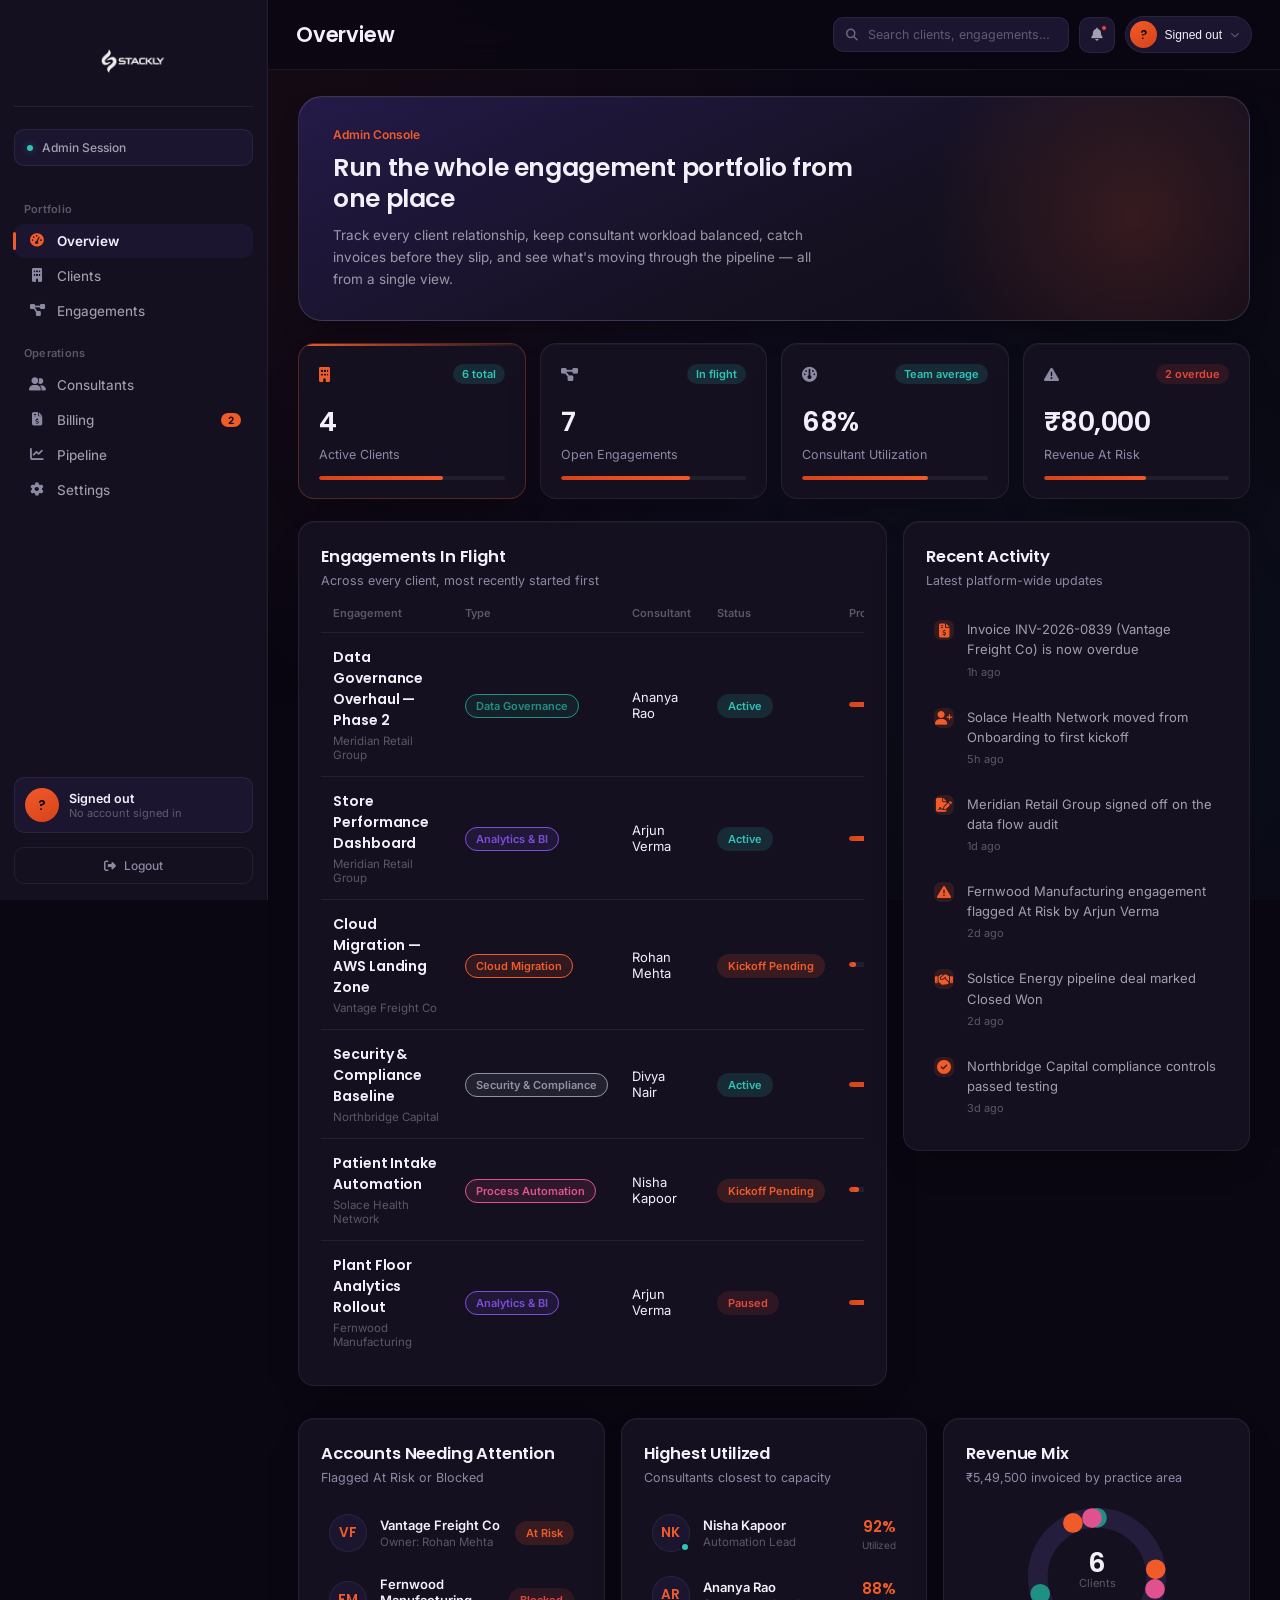
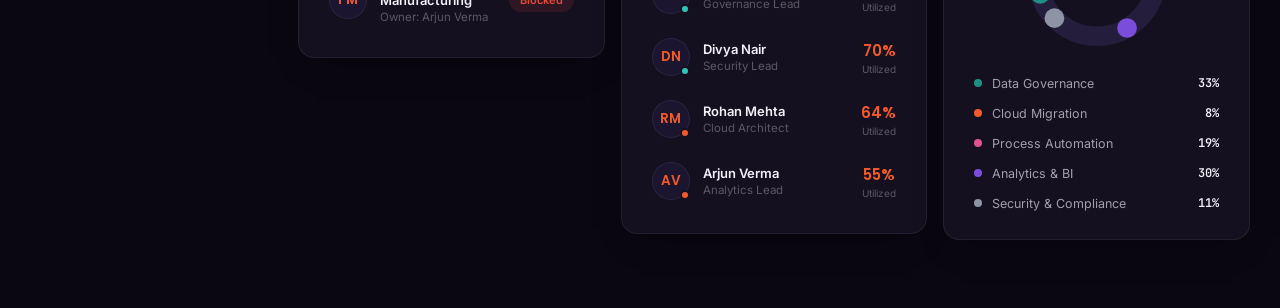
<file: html/admin-dashboard.html>
<!DOCTYPE html>
<html lang="en">
<head>
  <meta charset="UTF-8" />
  <meta name="viewport" content="width=device-width, initial-scale=1.0" />
  <title>STACKLY · Admin Console</title>
  <link rel="preconnect" href="https://fonts.googleapis.com" />
  <link rel="preconnect" href="https://fonts.gstatic.com" crossorigin>
  <link href="https://fonts.googleapis.com/css2?family=Poppins:wght@400;500;600;700;800&family=Inter:wght@300;400;500;600;700&family=JetBrains+Mono:wght@400;500;600;700&display=swap" rel="stylesheet" />
  <link rel="stylesheet" href="https://cdnjs.cloudflare.com/ajax/libs/font-awesome/6.5.1/css/all.min.css" />
  <link href="https://unpkg.com/aos@2.3.1/dist/aos.css" rel="stylesheet" />
  <link rel="stylesheet" href="../css/admin-dashboard.css" />
</head>
<body>
<div class="dashboard-root">
  <div class="sidebar-overlay" id="sidebar-overlay"></div>
  <aside class="sidebar" id="sidebar">
    <div class="sidebar-header">
      <a href="./404.html" class="brand">
        <img src="../assets/stackly_logo.webp" alt="Stackly" class="brand-logo">
      </a>
      <button class="close-btn" id="close-sidebar-btn" aria-label="Close sidebar"><i class="fa-solid fa-xmark"></i></button>
    </div>
    <div class="unit-strip">Admin Session</div>
    <div class="sidebar-section-label">Portfolio</div>
    <nav class="sidebar-nav" id="nav-main"></nav>
    <div class="sidebar-section-label">Operations</div>
    <nav class="sidebar-nav" id="nav-management"></nav>
    <div class="sidebar-user" id="sidebar-user">
      <div class="sidebar-user-avatar" id="sidebar-user-avatar">–</div>
      <div class="sidebar-user-info">
        <div class="sidebar-user-name" id="sidebar-user-name">Signed out</div>
        <div class="sidebar-user-email" id="sidebar-user-email">—</div>
      </div>
    </div>
    <button class="logout-full-btn" id="logout-btn"><i class="fa-solid fa-right-from-bracket"></i> Logout</button>
  </aside>
  <main class="main-content">
    <header class="topbar" id="topbar">
      <div class="topbar-left">
        <button class="hamburger" id="hamburger-btn" aria-label="Open menu"><span></span><span></span><span></span></button>
        <div class="page-title">
          <h1 id="page-title-text">Overview</h1>
        </div>
      </div>
      <div class="topbar-right">
        <div class="search-box">
          <i class="fa-solid fa-magnifying-glass search-icon"></i>
          <input placeholder="Search clients, engagements…">
        </div>
        <button class="icon-btn" id="notif-btn" aria-label="Notifications"><i class="fa-solid fa-bell"></i><span class="notif-dot"></span></button>
        <div class="topbar-user" id="topbar-user">
          <button class="topbar-user-btn" id="topbar-user-btn">
            <span class="topbar-user-avatar" id="topbar-user-avatar">–</span>
            <span class="topbar-user-name" id="topbar-user-name">Signed out</span>
            <i class="fa-solid fa-chevron-down topbar-user-caret"></i>
          </button>
          <div class="topbar-user-menu" id="topbar-user-menu">
            <div class="topbar-user-menu-email">
              <div class="label">Email</div>
              <div class="value" id="topbar-user-email">—</div>
            </div>
            <button class="topbar-user-menu-item" data-nav="settings"><i class="fa-solid fa-gear"></i>&nbsp; Settings</button>
            <button class="topbar-user-menu-item danger" id="topbar-logout-btn"><i class="fa-solid fa-right-from-bracket"></i>&nbsp; Logout</button>
          </div>
        </div>
      </div>
    </header>
    <div class="content-area" id="content-area"></div>
  </main>
</div>
<script src="https://unpkg.com/aos@2.3.1/dist/aos.js"></script>
<script src="../js/admin-dashboard.js"></script>
</body>
</html>
</file>
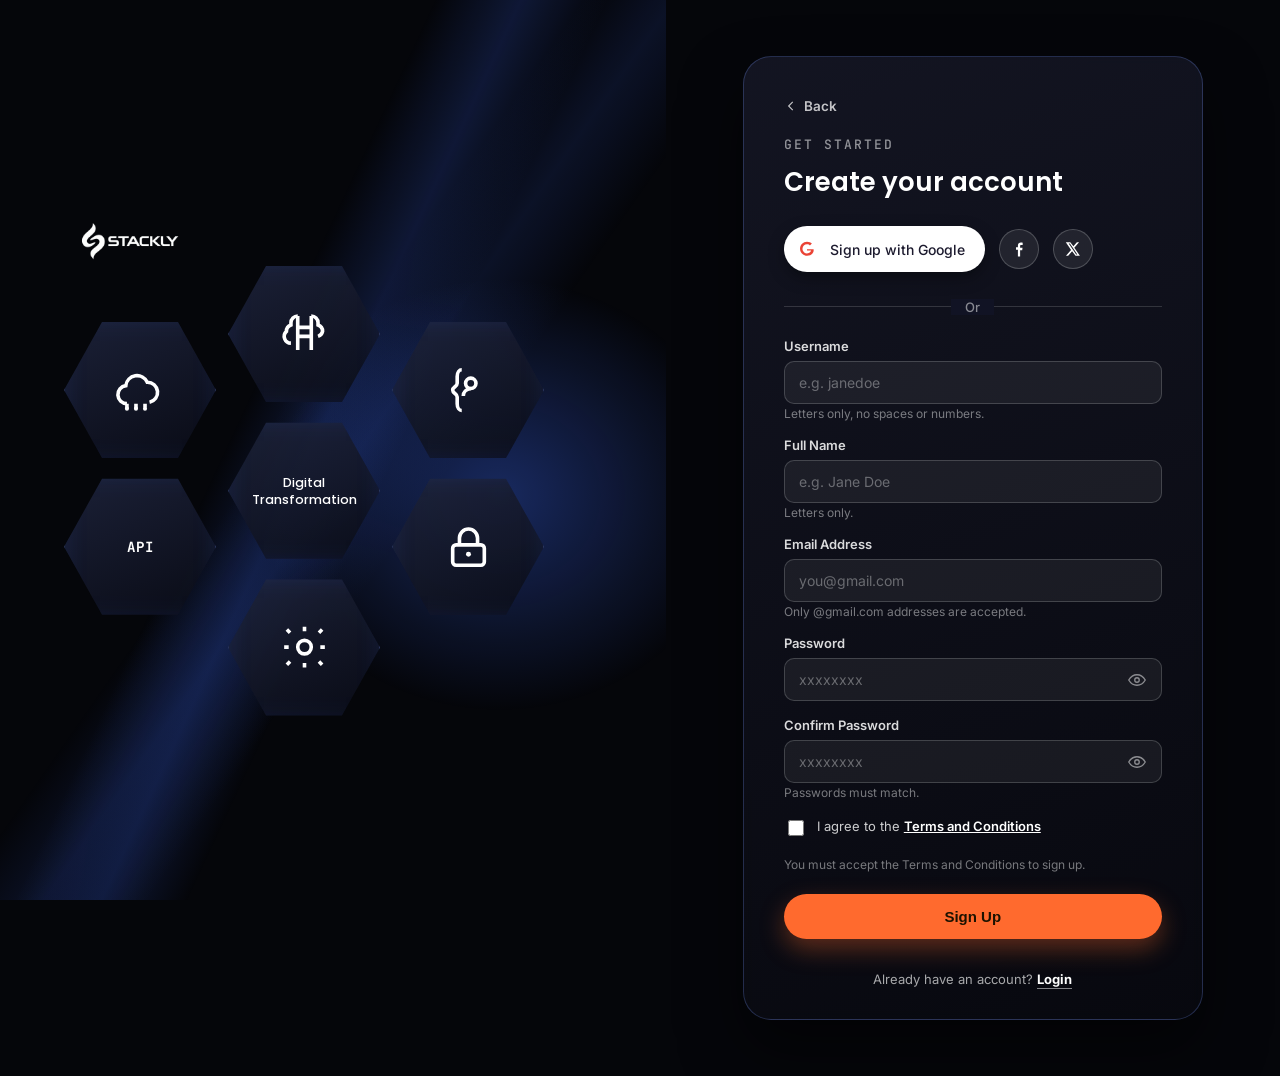
<file: html/signup.html>
<!DOCTYPE html>
<html lang="en">
<head>
<meta charset="UTF-8">
<meta name="viewport" content="width=device-width, initial-scale=1.0">
<title>Sign Up — Stackly</title>
<link rel="preconnect" href="https://fonts.googleapis.com">
<link href="https://fonts.googleapis.com/css2?family=Poppins:wght@400;500;600;700;800&family=Inter:wght@300;400;500;600&family=JetBrains+Mono:wght@400;500;600;700&display=swap" rel="stylesheet">
<link rel="stylesheet" href="../css/signup.css">
</head>
<body>

<div class="signup-shell">

  <!-- LEFT: brand + hex grid (fixed, does not scroll) -->
  <div class="signup-visual">
    <div class="signup-visual-glow" aria-hidden="true"></div>

    <a href="../index.html#home" class="signup-brand">
      <img src="../assets/stackly_logo.webp" alt="Stackly logo" class="signup-brand-logo">
    </a>

    <div class="hex-grid" aria-hidden="true">

      <div class="hex-col hex-col--a">
        <div class="hex">
          <svg viewBox="0 0 24 24" fill="none" stroke="currentColor" stroke-width="1.6"><path d="M6 18a4 4 0 0 1-.5-7.97A5 5 0 0 1 15 8.5a4.5 4.5 0 0 1 1 8.9"/><circle cx="6" cy="20.2" r="0.9" fill="currentColor" stroke="none"/><circle cx="10" cy="20.2" r="0.9" fill="currentColor" stroke="none"/><circle cx="14" cy="20.2" r="0.9" fill="currentColor" stroke="none"/><path d="M6 18v2.2M10 18v2.2M14 18v1.7"/></svg>
        </div>
        <div class="hex hex--label">API</div>
      </div>

      <div class="hex-col hex-col--b">
        <div class="hex">
          <svg viewBox="0 0 24 24" fill="none" stroke="currentColor" stroke-width="1.6"><path d="M9 4a3 3 0 0 0-3 3v1a3 3 0 0 0-2 2.8v0A3 3 0 0 0 6 16h0"/><path d="M15 4a3 3 0 0 1 3 3v1a3 3 0 0 1 2 2.8v0a3 3 0 0 1-2 2.2h0"/><path d="M9 4c0 5 0 11 0 15M15 4c0 5 0 11 0 15"/><path d="M9 9h6M9 13h6"/></svg>
        </div>
        <div class="hex hex--text">Digital<br>Transformation</div>
        <div class="hex">
          <svg viewBox="0 0 24 24" fill="none" stroke="currentColor" stroke-width="1.6"><circle cx="12" cy="12" r="3"/><path d="M12 3v2M12 19v2M4.2 4.2l1.4 1.4M18.4 18.4l1.4 1.4M3 12h2M19 12h2M4.2 19.8l1.4-1.4M18.4 5.6l1.4-1.4"/></svg>
        </div>
      </div>

      <div class="hex-col hex-col--a">
        <div class="hex">
          <svg viewBox="0 0 24 24" fill="none" stroke="currentColor" stroke-width="1.6"><path d="M9 21c-1 0-2-1-2-3v-3c0-1.5-2-1.5-2-3s2-1.5 2-3V6c0-2 1-3 2-3"/><circle cx="13" cy="9" r="2.3"/><path d="M13 11.3c-2 .3-3.3 1.6-3.3 3.3"/></svg>
        </div>
        <div class="hex">
          <svg viewBox="0 0 24 24" fill="none" stroke="currentColor" stroke-width="1.6"><rect x="5" y="11" width="14" height="9" rx="1.5"/><path d="M8 11V8a4 4 0 0 1 8 0v3"/><circle cx="12" cy="15.2" r="1.1" fill="currentColor" stroke="none"/></svg>
        </div>
      </div>

    </div>
  </div>

  <!-- RIGHT: form panel (scrolls independently) -->
  <div class="signup-panel">
    <div class="signup-card">

      <button type="button" class="signup-back-top" onclick="history.back()">
  <svg viewBox="0 0 24 24" fill="none" stroke="currentColor" stroke-width="2"><path d="M15 5l-7 7 7 7"/></svg>
  Back
</button>

      <span class="signup-eyebrow">Get started</span>
      <h2 class="signup-heading">Create your account</h2>

      <div class="signup-social">
        <a href="./404.html" class="signup-social-google">
          <span class="signup-social-google-icon" aria-hidden="true">
            <svg viewBox="0 0 24 24"><path fill="#EA4335" d="M12 10.2v3.9h5.5c-.24 1.3-1.7 3.8-5.5 3.8-3.3 0-6-2.7-6-6.1s2.7-6.1 6-6.1c1.9 0 3.1.8 3.9 1.5l2.6-2.5C16.9 3.2 14.7 2.2 12 2.2 6.9 2.2 2.7 6.4 2.7 11.6S6.9 21 12 21c6.9 0 8.9-4.8 8.9-7.3 0-.5-.05-.9-.13-1.3H12z"/></svg>
          </span>
          Sign up with Google
        </a>
        <a href="./404.html" class="signup-social-circle" aria-label="Continue with Facebook">
          <svg viewBox="0 0 24 24" fill="currentColor" aria-hidden="true"><path d="M13.5 22v-8.4h2.8l.4-3.3h-3.2V8.1c0-.95.26-1.6 1.63-1.6H16.9V3.5c-.28-.04-1.25-.12-2.38-.12-2.36 0-3.98 1.44-3.98 4.1v2.29H8v3.3h2.54V22h2.96z"/></svg>
        </a>
        <a href="./404.html" class="signup-social-circle" aria-label="Continue with X/Twitter">
          <svg viewBox="0 0 24 24" fill="currentColor" aria-hidden="true"><path d="M17.2 3h2.9l-6.34 7.25L21.2 21h-5.84l-4.57-5.98L5.56 21H2.66l6.78-7.75L2.4 3h5.98l4.13 5.47L17.2 3zm-1.02 16.2h1.6L7.9 4.7H6.18l10 14.5z"/></svg>
        </a>
      </div>

      <div class="signup-divider"><span>Or</span></div>

      <form id="signupForm" class="signup-form" novalidate>

        <div class="signup-field">
          <label for="username">Username</label>
          <input type="text" id="username" name="username" placeholder="e.g. janedoe" autocomplete="username" pattern="[A-Za-z]+" maxlength="24" required>
          <span class="signup-hint" data-error-for="username">Letters only, no spaces or numbers.</span>
        </div>

        <div class="signup-field">
          <label for="fullName">Full Name</label>
          <input type="text" id="fullName" name="fullName" placeholder="e.g. Jane Doe" autocomplete="name" pattern="[A-Za-z\s]+" maxlength="48" required>
          <span class="signup-hint" data-error-for="fullName">Letters only.</span>
        </div>

        <div class="signup-field">
          <label for="email">Email Address</label>
          <input type="email" id="email" name="email" placeholder="you@gmail.com" autocomplete="email" required>
          <span class="signup-hint" data-error-for="email">Only @gmail.com addresses are accepted.</span>
        </div>

       <div class="signup-field">
  <label for="password">Password</label>
  <div class="signup-password-wrap">
    <input type="password" id="password" name="password" placeholder="xxxxxxxx" autocomplete="new-password" minlength="6" required>
    <button type="button" class="signup-password-toggle" data-target="password" aria-label="Show password">
      <svg class="icon-eye" viewBox="0 0 24 24" fill="none" stroke="currentColor" stroke-width="1.8"><path d="M1 12s4-7 11-7 11 7 11 7-4 7-11 7-11-7-11-7z"/><circle cx="12" cy="12" r="3"/></svg>
      <svg class="icon-eye-off" viewBox="0 0 24 24" fill="none" stroke="currentColor" stroke-width="1.8" style="display:none;"><path d="M17.94 17.94A10.94 10.94 0 0 1 12 20c-7 0-11-8-11-8a20.3 20.3 0 0 1 4.22-5.36M9.9 4.24A9.12 9.12 0 0 1 12 4c7 0 11 8 11 8a20.5 20.5 0 0 1-2.16 3.19m-6.72-1.07a3 3 0 1 1-4.24-4.24"/><line x1="1" y1="1" x2="23" y2="23"/></svg>
    </button>
  </div>
</div>

<div class="signup-field">
  <label for="confirmPassword">Confirm Password</label>
  <div class="signup-password-wrap">
    <input type="password" id="confirmPassword" name="confirmPassword" placeholder="xxxxxxxx" autocomplete="new-password" minlength="6" required>
    <button type="button" class="signup-password-toggle" data-target="confirmPassword" aria-label="Show password">
      <svg class="icon-eye" viewBox="0 0 24 24" fill="none" stroke="currentColor" stroke-width="1.8"><path d="M1 12s4-7 11-7 11 7 11 7-4 7-11 7-11-7-11-7z"/><circle cx="12" cy="12" r="3"/></svg>
      <svg class="icon-eye-off" viewBox="0 0 24 24" fill="none" stroke="currentColor" stroke-width="1.8" style="display:none;"><path d="M17.94 17.94A10.94 10.94 0 0 1 12 20c-7 0-11-8-11-8a20.3 20.3 0 0 1 4.22-5.36M9.9 4.24A9.12 9.12 0 0 1 12 4c7 0 11 8 11 8a20.5 20.5 0 0 1-2.16 3.19m-6.72-1.07a3 3 0 1 1-4.24-4.24"/><line x1="1" y1="1" x2="23" y2="23"/></svg>
    </button>
  </div>
  <span class="signup-hint" data-error-for="confirmPassword">Passwords must match.</span>
</div>

        <label class="signup-terms">
          <input type="checkbox" id="agreeTerms" name="agreeTerms" required>
          <span>I agree to the <a href="./404.html">Terms and Conditions</a></span>
        </label>
        <span class="signup-hint" data-error-for="agreeTerms">You must accept the Terms and Conditions to sign up.</span>

        <button type="submit" class="signup-submit">Sign Up</button>

        <p class="signup-login-prompt">
          Already have an account? <a href="./login.html" class="signup-login-link">Login</a>
        </p>
      </form>

    </div>
  </div>

</div>

<script src="../js/signup.js"></script>
</body>
</html>
</file>
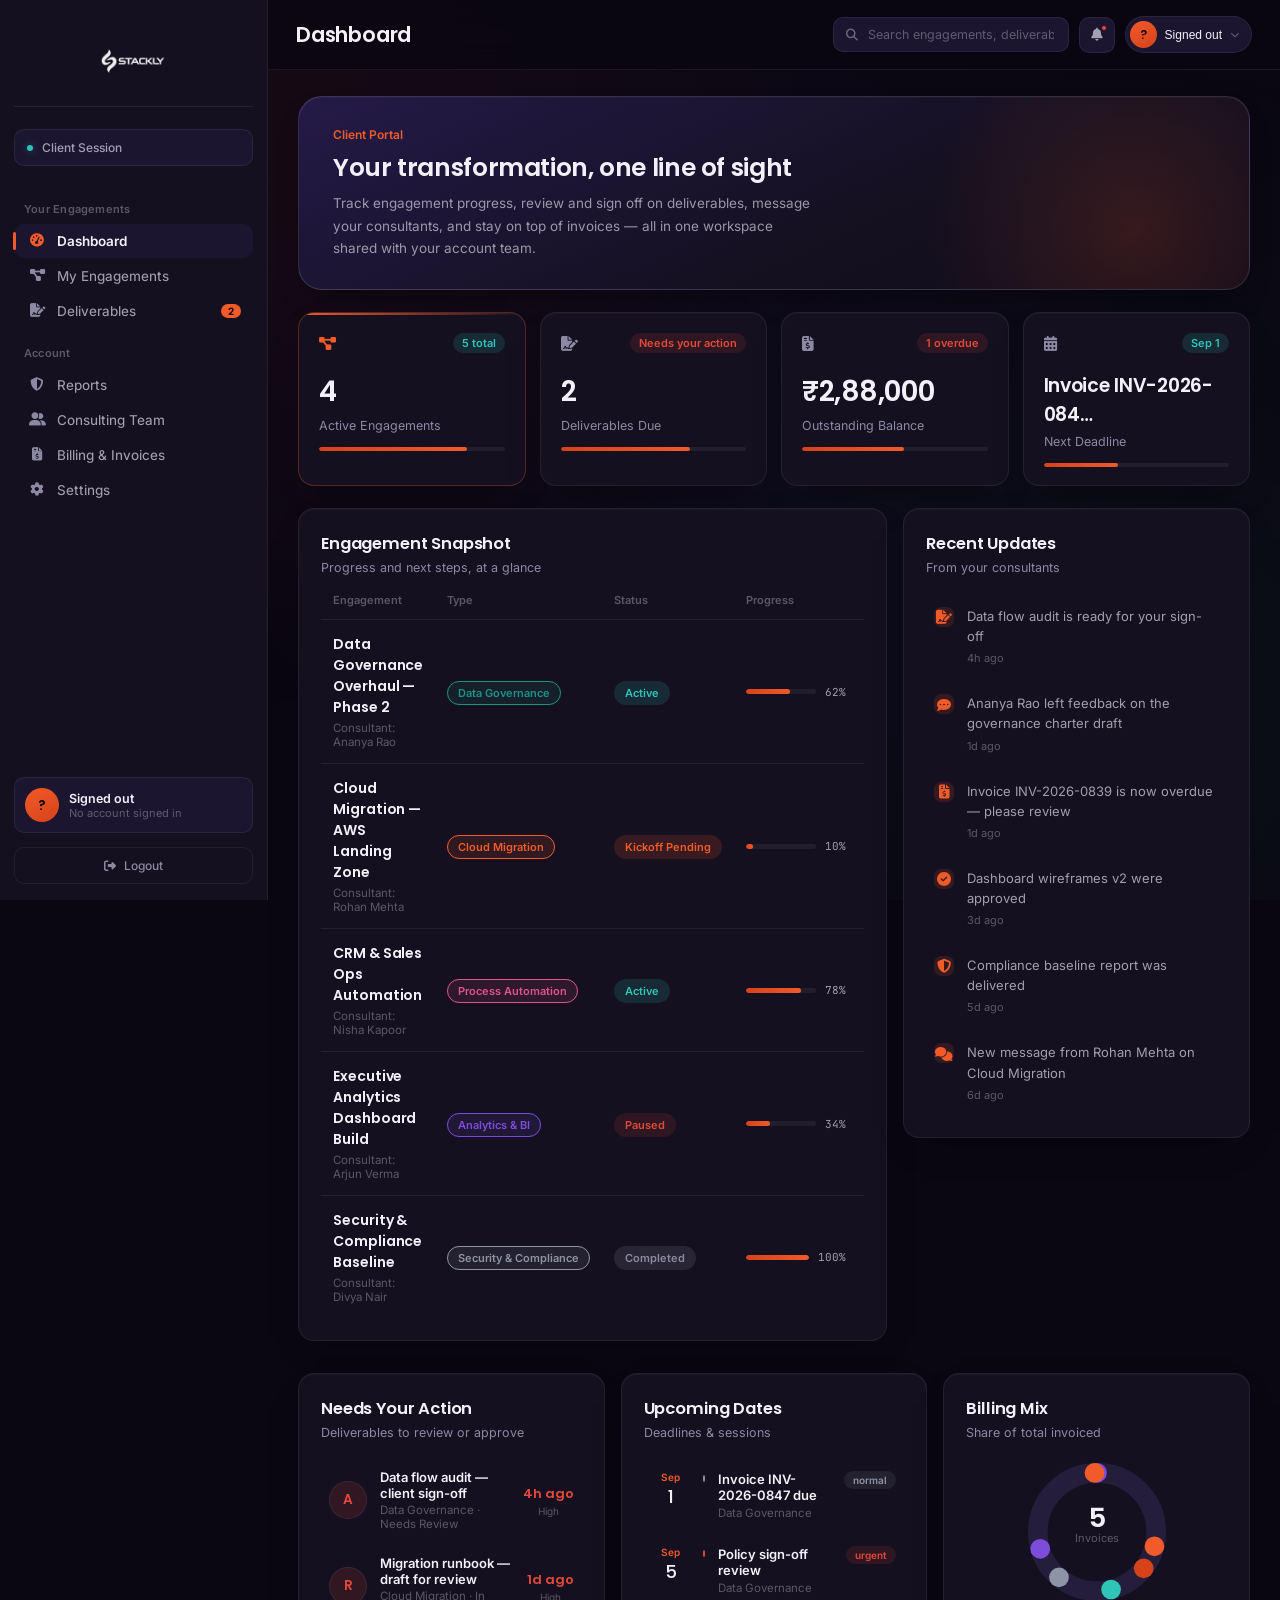
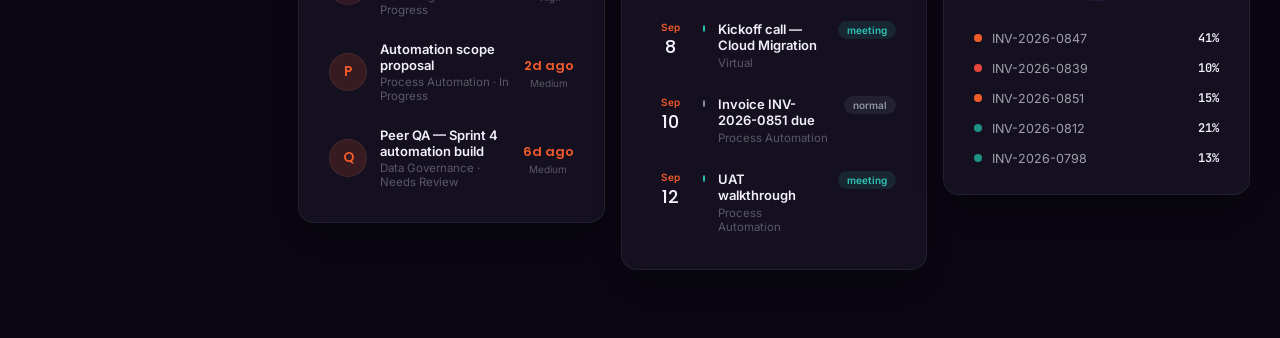
<file: html/user-dashboard.html>
<!DOCTYPE html>
<html lang="en">
<head>
  <meta charset="UTF-8" />
  <meta name="viewport" content="width=device-width, initial-scale=1.0" />
  <title>STACKLY · Client Portal</title>
  <link rel="preconnect" href="https://fonts.googleapis.com" />
  <link rel="preconnect" href="https://fonts.gstatic.com" crossorigin>
  <link href="https://fonts.googleapis.com/css2?family=Poppins:wght@400;500;600;700;800&family=Inter:wght@300;400;500;600;700&family=JetBrains+Mono:wght@400;500;600;700&display=swap" rel="stylesheet" />
  <link rel="stylesheet" href="https://cdnjs.cloudflare.com/ajax/libs/font-awesome/6.5.1/css/all.min.css" />
  <link href="https://unpkg.com/aos@2.3.1/dist/aos.css" rel="stylesheet" />
  <link rel="stylesheet" href="../css/user-dashboard.css" />
</head>
<body>
<div class="dashboard-root">
  <div class="sidebar-overlay" id="sidebar-overlay"></div>
  <aside class="sidebar" id="sidebar">
    <div class="sidebar-header">
      <a href="./404.html" class="brand">
        <img src="../assets/stackly_logo.webp" alt="Stackly" class="brand-logo">
      </a>
      <button class="close-btn" id="close-sidebar-btn" aria-label="Close sidebar"><i class="fa-solid fa-xmark"></i></button>
    </div>
    <div class="unit-strip">Client Session</div>
    <div class="sidebar-section-label">Your Engagements</div>
    <nav class="sidebar-nav" id="nav-main"></nav>
    <div class="sidebar-section-label">Account</div>
    <nav class="sidebar-nav" id="nav-management"></nav>
    <div class="sidebar-user" id="sidebar-user">
      <div class="sidebar-user-avatar" id="sidebar-user-avatar">–</div>
      <div class="sidebar-user-info">
        <div class="sidebar-user-name" id="sidebar-user-name">Signed out</div>
        <div class="sidebar-user-email" id="sidebar-user-email">—</div>
      </div>
    </div>
    <button class="logout-full-btn" id="logout-btn"><i class="fa-solid fa-right-from-bracket"></i> Logout</button>
  </aside>
  <main class="main-content">
    <header class="topbar" id="topbar">
      <div class="topbar-left">
        <button class="hamburger" id="hamburger-btn" aria-label="Open menu"><span></span><span></span><span></span></button>
        <div class="page-title">
          <h1 id="page-title-text">Dashboard</h1>
        </div>
      </div>
      <div class="topbar-right">
        <div class="search-box">
          <i class="fa-solid fa-magnifying-glass search-icon"></i>
          <input placeholder="Search engagements, deliverables…">
        </div>
        <button class="icon-btn" id="notif-btn" aria-label="Notifications"><i class="fa-solid fa-bell"></i><span class="notif-dot"></span></button>
        <div class="topbar-user" id="topbar-user">
          <button class="topbar-user-btn" id="topbar-user-btn">
            <span class="topbar-user-avatar" id="topbar-user-avatar">–</span>
            <span class="topbar-user-name" id="topbar-user-name">Signed out</span>
            <i class="fa-solid fa-chevron-down topbar-user-caret"></i>
          </button>
          <div class="topbar-user-menu" id="topbar-user-menu">
            <div class="topbar-user-menu-email">
              <div class="label">Email</div>
              <div class="value" id="topbar-user-email">—</div>
            </div>
            <button class="topbar-user-menu-item" data-nav="settings"><i class="fa-solid fa-gear"></i>&nbsp; Settings</button>
            <button class="topbar-user-menu-item danger" id="topbar-logout-btn"><i class="fa-solid fa-right-from-bracket"></i>&nbsp; Logout</button>
          </div>
        </div>
      </div>
    </header>
    <div class="content-area" id="content-area"></div>
  </main>
</div>
<script src="https://unpkg.com/aos@2.3.1/dist/aos.js"></script>
<script src="../js/user-dashboard.js"></script>
</body>
</html>
</file>
<file: css/admin-dashboard.css>
/* =========================================================
   STACKLY — Client Portal (Dashboard)
   #0A0712 page | #14101F panel | #19142A panel-raised
   #F15A29 orange accent (used sparingly, for meaning not decoration)
   #7C4DDB purple | #2EC4B6 teal | #E0518F pink | #E4483A danger
   Poppins (display) · Inter (body) · JetBrains Mono (real data only)
   ========================================================= */
* { box-sizing: border-box; margin: 0; }
html { background: #0A0712; }
body {
  font-family: 'Inter', -apple-system, BlinkMacSystemFont, sans-serif;
  font-weight: 400;
  background: #0A0712;
  color: #F3F0FA;
  -webkit-font-smoothing: antialiased;
  -moz-osx-font-smoothing: grayscale;
}
:root {
  --bg: #0A0712;
  --panel: #14101F;
  --panel-raised: #1B1530;
  --panel-sunken: #0F0B19;
  --panel-soft: #1B1530;
  --line: rgba(238,234,250,.07);
  --line-bright: rgba(238,234,250,.15);
  --ink: #F3F0FA;
  --ink-soft: rgba(243,240,250,.64);
  --ink-faint: #8C89A3;
  --ink-faintest: rgba(243,240,250,.32);
  --orange: #F15A29;
  --orange-deep: #D6431A;
  --orange-soft: rgba(241,90,41,0.14);
  --orange-glow: rgba(241,90,41,0.35);
  --purple: #7C4DDB;
  --purple-deep: #5B34AE;
  --pink: #E0518F;
  --teal: #2EC4B6;
  --teal-deep: #1F9184;
  --teal-soft: rgba(46,196,182,0.14);
  --danger: #E4483A;
  --font-display: 'Poppins', sans-serif;
  --font-body: 'Inter', sans-serif;
  --font-mono: 'JetBrains Mono', monospace;
  --ease: cubic-bezier(.19,1,.22,1);
  --radius-sm: 10px;
  --radius-md: 16px;
  --radius-lg: 24px;
  --shadow-card: 0 1px 0 rgba(255,255,255,0.03) inset, 0 14px 32px -18px rgba(0,0,0,0.65);
  --shadow-card-hover: 0 1px 0 rgba(255,255,255,0.04) inset, 0 20px 44px -18px rgba(0,0,0,0.7);
  --shadow-pop: 0 24px 60px -20px rgba(0,0,0,0.75);
}
@media (prefers-reduced-motion: reduce){
  *{ animation-duration:.001ms !important; transition-duration:.001ms !important; }
}
::selection{ background:var(--orange); color:#0A0712; }

.dashboard-root { display: flex; min-height: 100vh; width: 100%; max-width: 100vw; position:relative; }
.dashboard-root::before{
  content:""; position:fixed; inset:0; z-index:0; pointer-events:none;
  background-image:radial-gradient(circle at 14% 8%, rgba(241,90,41,0.055) 0%, transparent 48%),
                   radial-gradient(circle at 88% 78%, rgba(46,196,182,0.045) 0%, transparent 50%),
                   radial-gradient(circle at 55% 45%, rgba(124,77,219,0.04) 0%, transparent 60%);
}
.sidebar-overlay {
  position: fixed; inset: 0; background: rgba(6,4,12,0.7);
  z-index: 40; display: none; backdrop-filter: blur(4px);
}
.sidebar-overlay.show { display: block; animation: fadeIn .25s var(--ease); }
@keyframes fadeIn{ from{ opacity:0; } to{ opacity:1; } }

/* ─── SIDEBAR ─── */
.sidebar {
  width: 268px; flex-shrink: 0; background: var(--panel);
  border-right: 1px solid var(--line); display: flex; flex-direction: column;
  padding: 20px 14px 16px; position: fixed; left: 0; top: 0;
  height: 100vh; overflow-y: auto; z-index: 30;
}
.sidebar-header { display: flex; align-items: center; justify-content: center; margin-bottom: 22px; padding: 12px 4px 16px; position: relative; border-bottom: 1px solid var(--line); flex-shrink: 0; }
.brand { display: flex; align-items: center; justify-content: center; width: 100%; text-decoration: none; }
.brand-logo { width: 210px; height: auto; max-height: 58px; object-fit: contain; display: block; filter: brightness(0) invert(1); opacity: .94; }
.close-btn {
  display: none; background: none; border: none; color: var(--ink-soft);
  font-size: 15px; padding: 4px 8px; cursor:pointer;
  position: absolute; right: 0; top: 12px;
}
.unit-strip {
  font-family: var(--font-body); font-size: 12px; font-weight: 500;
  color: var(--ink-soft); text-align: left;
  padding: 10px 12px; margin-bottom: 18px; border: 1px solid var(--line); border-radius: var(--radius-sm);
  display: flex; align-items: center; gap: 9px; background: var(--panel-raised);
  flex-shrink: 0;
}
.unit-strip::before {
  content: ''; width: 6px; height: 6px; background: var(--teal);
  border-radius: 50%; box-shadow: 0 0 8px rgba(46,196,182,0.45); flex-shrink: 0;
  animation: blink 2.4s ease-in-out infinite;
}
@keyframes blink { 0%,100% { opacity: 1; } 50% { opacity: 0.45; } }
.sidebar-section-label {
  font-family: var(--font-body); font-size: 11px; font-weight: 600; letter-spacing: 0.02em;
  color: var(--ink-faintest); margin: 18px 10px 8px;
  flex-shrink: 0;
}
.sidebar-nav { display: flex; flex-direction: column; gap: 1px; flex-shrink: 0; }
.nav-item {
  display: flex; align-items: center; gap: 11px;
  background: none; border: none; width: 100%;
  padding: 9px 12px 9px 14px; border-radius: var(--radius-sm);
  color: var(--ink-soft); font-size: 13.5px; font-weight: 450;
  text-align: left; transition: color .18s ease, background .18s ease; position: relative; cursor:pointer;
  font-family: var(--font-body);
}
.nav-item::before{
  content:''; position:absolute; left:-1px; top:50%; transform:translateY(-50%);
  width:3px; height:0; border-radius:3px; background:var(--orange); transition: height .2s var(--ease);
}
.nav-item:hover { color: var(--ink); background: rgba(255,255,255,0.03); }
.nav-item.nav-active { background: var(--panel-raised); color: var(--ink); font-weight: 600; }
.nav-item.nav-active::before{ height: 18px; }
.nav-icon { font-size: 13.5px; width: 18px; text-align: center; flex-shrink: 0; color: var(--ink-faint); }
.nav-item.nav-active .nav-icon, .nav-item:hover .nav-icon { color: var(--orange); }
.nav-badge { margin-left: auto; background: var(--orange); color: #0A0712; font-family:var(--font-body); font-size: 10px; font-weight: 700; padding: 1px 7px; border-radius: 999px; }

/* Pushed to the bottom of the sidebar via margin-top:auto on the flex column.
   Falls back to normal flow (right below the nav) if content ever grows
   taller than the viewport, since overflow-y:auto is set on .sidebar. */
.sidebar-user {
  display: flex; align-items: center; gap: 10px;
  padding: 10px; margin-top: auto; margin-bottom: 6px;
  border-radius: var(--radius-sm); background: var(--panel-raised); border: 1px solid var(--line);
  flex-shrink: 0;
}
.sidebar-user-avatar {
  width: 34px; height: 34px; border-radius: 50%; flex-shrink: 0;
  background: linear-gradient(150deg, var(--orange), var(--orange-deep)); color: #0A0712;
  display: flex; align-items: center; justify-content: center;
  font-family:var(--font-display); font-size: 14px; font-weight: 600; text-transform: uppercase;
}
.sidebar-user-info { min-width: 0; flex: 1; }
.sidebar-user-name { font-size: 12.5px; font-weight: 600; color: var(--ink); overflow: hidden; text-overflow: ellipsis; white-space: nowrap; }
.sidebar-user-email { font-size: 11px; color: var(--ink-faintest); overflow: hidden; text-overflow: ellipsis; white-space: nowrap; }
.logout-full-btn {
  margin-top: 8px; width: 100%; padding: 10px; border-radius: var(--radius-sm);
  background: transparent; border: 1px solid var(--line);
  color: var(--ink-faint); font-family:var(--font-body); font-size: 12px; font-weight: 500;
  display: flex; align-items: center; justify-content: center; gap: 8px;
  transition: background .18s ease, color .18s ease, border-color .18s ease; text-decoration: none; cursor: pointer;
  flex-shrink: 0;
}
.logout-full-btn:hover { background: rgba(228,72,58,0.08); color: var(--danger); border-color: rgba(228,72,58,0.3); }

/* ─── MAIN / TOPBAR ─── */
.main-content { flex: 1; min-width: 0; max-width: 100%; display: flex; flex-direction: column; margin-left: 268px; position:relative; z-index:1; }
.topbar {
  position: sticky; top: 0; z-index: 25;
  display: flex; align-items: center; justify-content: space-between;
  gap: 12px; padding: 16px 28px;
  background: rgba(10,7,18,0.82); backdrop-filter: blur(14px);
  border-bottom: 1px solid var(--line);
  flex-wrap: nowrap; min-height: 64px;
}
.topbar-left { display: flex; align-items: center; gap: 14px; min-width: 0; flex-shrink: 1; }
.hamburger {
  display: none; flex-direction: column; justify-content: center; gap: 4px;
  width: 36px; height: 36px; border-radius: var(--radius-sm);
  background: var(--panel-raised); border: 1px solid var(--line);
  align-items: center; flex-shrink: 0; cursor:pointer;
}
.hamburger span { width: 16px; height: 2px; background: var(--ink); border-radius: 2px; }
.page-title { min-width: 0; display: flex; align-items: baseline; gap: 12px; white-space: nowrap; }
.page-title h1 {
  font-family:var(--font-display); letter-spacing:-0.01em; font-size: 21px; font-weight: 600; margin: 0;
  color: var(--ink); white-space: nowrap;
}
.page-title p { font-size: 12.5px; color: var(--ink-faint); margin: 0; white-space: nowrap; font-family: var(--font-body); }
.topbar-right { display: flex; align-items: center; gap: 10px; flex-shrink: 0; margin-left: auto; }
.search-box { display: flex; align-items: center; gap: 8px; background: var(--panel-raised); border: 1px solid var(--line); border-radius: var(--radius-sm); padding: 8px 12px; min-width: 0; transition: border-color .18s ease; }
.search-box:focus-within{ border-color: var(--line-bright); }
.search-box input { background: none; border: none; outline: none; color: var(--ink); font-size: 12.5px; width: 190px; max-width: 100%; min-width: 60px; font-family: var(--font-body); }
.search-box input::placeholder { color: var(--ink-faintest); }
.search-icon { font-size: 12px; opacity: 0.7; color: var(--ink-faint); }
.icon-btn {
  position: relative; width: 36px; height: 36px; border-radius: var(--radius-sm);
  background: var(--panel-raised); border: 1px solid var(--line);
  display: flex; align-items: center; justify-content: center; font-size: 13px;
  flex-shrink: 0; cursor:pointer; transition:border-color .18s ease, color .18s ease; color: var(--ink-soft);
}
.icon-btn:hover{ border-color:var(--line-bright); color: var(--ink); }
.notif-dot {
  position: absolute; top: 7px; right: 7px; width: 6px; height: 6px;
  border-radius: 50%; background: var(--danger); border: 1.5px solid var(--panel-raised);
  animation: notifPulse 2.4s ease-in-out infinite;
}
@keyframes notifPulse{ 0%,100%{ box-shadow:0 0 0 0 rgba(228,72,58,.4); } 50%{ box-shadow:0 0 0 4px rgba(228,72,58,0); } }
.topbar-user { position: relative; flex-shrink: 0; }
.topbar-user-btn {
  display: flex; align-items: center; gap: 8px;
  background: var(--panel-raised); border: 1px solid var(--line);
  border-radius: 999px; padding: 4px 12px 4px 4px;
  transition: border-color .18s ease; cursor:pointer;
}
.topbar-user-btn:hover { border-color: var(--line-bright); }
.topbar-user-avatar {
  width: 27px; height: 27px; border-radius: 50%; flex-shrink: 0;
  background: linear-gradient(150deg, var(--orange), var(--orange-deep)); color: #0A0712;
  display: flex; align-items: center; justify-content: center;
  font-family:var(--font-display); font-size: 12px; font-weight: 600; text-transform: uppercase;
}
.topbar-user-name { font-size: 12px; font-weight: 500; color: var(--ink); max-width: 100px; overflow: hidden; text-overflow: ellipsis; white-space: nowrap; }
.topbar-user-caret { font-size: 9px; color: var(--ink-faintest); }
.topbar-user-menu {
  position: absolute; top: calc(100% + 10px); right: 0; width: 224px;
  background: var(--panel-raised); border: 1px solid var(--line-bright);
  border-radius: 12px; padding: 8px;
  box-shadow: var(--shadow-pop);
  opacity: 0; visibility: hidden; transform: translateY(-6px);
  transition: opacity .2s var(--ease), transform .2s var(--ease), visibility .2s ease;
  z-index: 60;
}
.topbar-user.open .topbar-user-menu { opacity: 1; visibility: visible; transform: translateY(0); }
.topbar-user-menu-email { padding: 9px 10px 11px; border-bottom: 1px solid var(--line); margin-bottom: 6px; }
.topbar-user-menu-email .label { font-family:var(--font-body); font-size: 10px; font-weight: 500; color: var(--ink-faintest); }
.topbar-user-menu-email .value { font-size: 12px; font-weight: 600; color: var(--ink); margin-top: 3px; word-break: break-all; }
.topbar-user-menu-item {
  display: flex; align-items: center; gap: 9px; width: 100%;
  padding: 9px 10px; border-radius: 8px;
  background: none; border: none; text-align: left;
  font-size: 12.5px; font-weight: 500; color: var(--ink-soft);
  transition: background .15s ease, color .15s ease; cursor:pointer; font-family: var(--font-body);
}
.topbar-user-menu-item:hover { background: rgba(255,255,255,0.05); color: var(--ink); }
.topbar-user-menu-item.danger:hover { background: rgba(228,72,58,0.1); color: var(--danger); }

/* ─── CONTENT ─── */
.content-area { padding: 26px 30px 52px; min-width: 0; max-width: 100%; overflow-x: hidden; }

.hero-banner {
  position: relative; border-radius: var(--radius-lg); overflow: hidden; margin-bottom: 22px;
  border: 1px solid var(--line-bright); min-height: 152px; display: flex; align-items: center;
  background: linear-gradient(155deg, #241a48 0%, #14101F 62%, #0F0B19 100%);
  box-shadow: var(--shadow-card);
}
.hero-banner::after {
  content: ''; position: absolute; top: -40%; right: -10%; width: 420px; height: 420px; border-radius: 50%;
  background: radial-gradient(circle, rgba(241,90,41,0.16), transparent 70%); pointer-events: none;
}
.hero-banner-inner { padding: 30px 34px; max-width: 600px; position: relative; z-index: 1; }
.hero-eyebrow { font-family:var(--font-body); font-size: 12px; font-weight: 600; color: var(--orange); margin-bottom: 10px; }
.hero-banner h2 { font-family:var(--font-display); font-size: 25px; font-weight: 600; margin-bottom: 9px; color: #F3F0FA; letter-spacing: -0.015em; line-height: 1.25; }
.hero-banner p { font-size: 13.5px; color: rgba(243,240,250,0.6); line-height: 1.65; max-width: 480px; }

.stats-grid { display: grid; grid-template-columns: repeat(4, minmax(0,1fr)); gap: 14px; margin-bottom: 22px; }
.stat-card {
  background: var(--panel); border: 1px solid var(--line);
  border-radius: var(--radius-md); padding: 20px 20px 18px; min-width: 0;
  transition: border-color .22s ease, transform .22s ease, box-shadow .22s ease;
  box-shadow: var(--shadow-card); position: relative; overflow: hidden;
  opacity:0; transform:translateY(12px); animation: cardPop .5s var(--ease) forwards;
}
.stat-card[data-aos] { opacity: 0; animation: none; }
.stats-grid .stat-card:nth-child(1){ animation-delay:.02s; }
.stats-grid .stat-card:nth-child(2){ animation-delay:.07s; }
.stats-grid .stat-card:nth-child(3){ animation-delay:.12s; }
.stats-grid .stat-card:nth-child(4){ animation-delay:.17s; }
@keyframes cardPop{ to{ opacity:1; transform:translateY(0); } }
.stat-card:hover { border-color: var(--line-bright); transform:translateY(-2px); box-shadow: var(--shadow-card-hover); }
.stat-accent { border-color: rgba(241,90,41,0.3); }
.stat-accent::before{
  content:''; position:absolute; top:0; left:0; right:0; height:2px;
  background: linear-gradient(90deg, var(--orange), transparent);
}
.stat-top { display: flex; justify-content: space-between; align-items: center; margin-bottom: 18px; }
.stat-icon { font-size: 15px; color: var(--ink-faint); }
.stat-accent .stat-icon{ color: var(--orange); }
.stat-delta { font-family:var(--font-body); font-size: 11px; font-weight: 600; padding: 3px 9px; border-radius: 999px; }
.stat-delta.up { color: var(--teal); background: rgba(46,196,182,0.14); }
.stat-delta.warn { color: var(--danger); background: rgba(228,72,58,0.12); }
.stat-value { font-family:var(--font-display); font-size: 27px; font-weight: 600; letter-spacing: -0.015em; color: var(--ink); }
.stat-label { font-size: 12.5px; color: var(--ink-faint); margin-top: 5px; font-family: var(--font-body); }
.stat-bar { height: 4px; background: rgba(255,255,255,0.06); border-radius: 999px; margin-top: 14px; overflow: hidden; }
.stat-bar-fill { height: 100%; width:0; background: linear-gradient(90deg, var(--orange-deep), var(--orange)); border-radius: 999px; transition: width 1.1s var(--ease) .3s; }

.mid-grid { display: grid; grid-template-columns: 1.7fr 1fr; gap: 16px; margin-bottom: 16px; align-items: start; }
.bottom-grid { display: grid; grid-template-columns: 1fr 1fr 1fr; gap: 16px; align-items: start; }

.card {
  background: var(--panel); border: 1px solid var(--line);
  border-radius: var(--radius-md); padding: 22px; margin-bottom: 16px; min-width: 0;
  box-shadow: var(--shadow-card);
  opacity:0; transform:translateY(12px); animation: cardPop .5s var(--ease) .08s forwards;
}
.card[data-aos] { opacity: 0; animation: none; }
.card-header { display: flex; justify-content: space-between; align-items: flex-start; gap: 12px; margin-bottom: 18px; flex-wrap: wrap; }
.card-title { font-family:var(--font-display); letter-spacing:-0.01em; font-size: 16.5px; font-weight: 600; margin: 0; color: var(--ink); }
.card-sub { font-size: 12.5px; color: var(--ink-faint); margin: 4px 0 0; font-family: var(--font-body); }

.table-wrapper { overflow-x: auto; max-width: 100%; -webkit-overflow-scrolling: touch; }
.runs-table { width: 100%; border-collapse: collapse; min-width: 640px; }
.runs-table th {
  text-align: left; font-family:var(--font-body); font-size: 11px; font-weight: 600;
  color: var(--ink-faintest);
  padding: 0 12px 12px; border-bottom: 1px solid var(--line);
}
.runs-table td { padding: 14px 12px; border-bottom: 1px solid var(--line); font-size: 13px; vertical-align: middle; color: var(--ink); }
.runs-table tr:last-child td { border-bottom: none; }
.runs-table tbody tr { transition: background .15s ease; cursor:pointer; position: relative; }
.runs-table tbody tr:hover { background: rgba(255,255,255,0.025); }
.runs-table tbody tr:hover td:first-child::before{
  content:''; position:absolute; left:-1px; top:8px; bottom:8px; width:2px; background: var(--orange); border-radius: 2px;
}
.t-name { font-weight: 600; font-family: var(--font-display); font-size: 14px; color: var(--ink); letter-spacing: -0.005em; }
.t-sub { font-size: 11.5px; color: var(--ink-faintest); margin-top: 3px; font-family: var(--font-body); }
.type-col { color: var(--ink-soft); }
.date-col { color: var(--ink-soft); white-space: nowrap; font-family: var(--font-body); font-size: 12.5px; }
.budget-col { font-weight: 600; white-space: nowrap; font-family:var(--font-mono); font-size:12.5px; color: var(--orange); }

.region-tag { font-family:var(--font-body); font-size: 11px; font-weight: 600; padding: 4px 10px; border-radius: 999px; border: 1px solid; white-space: nowrap; }
.status-badge { font-family:var(--font-body); font-size: 11px; font-weight: 600; padding: 5px 11px; border-radius: 999px; white-space: nowrap; }
.status-active { background: rgba(46,196,182,0.14); color: var(--teal); }
.status-field { background: rgba(241,90,41,0.14); color: var(--orange); }
.status-complete { background: rgba(142,147,166,0.16); color: var(--ink-faint); }
.status-review { background: rgba(228,72,58,0.12); color: var(--danger); }
.status-gold { background: rgba(241,90,41,0.16); color: var(--orange); }

.progress-wrap { display: flex; align-items: center; gap: 9px; min-width: 100px; }
.progress-bar { flex: 1; height: 5px; background: rgba(255,255,255,0.06); border-radius: 999px; overflow: hidden; }
.progress-fill { height: 100%; width:0; background: linear-gradient(90deg, var(--orange-deep), var(--orange)); border-radius: 999px; transition:width 1s var(--ease) .2s; }
.progress-pct { font-family:var(--font-mono); font-size: 11px; color: var(--ink-soft); flex-shrink: 0; }

.activity-list { display: flex; flex-direction: column; gap: 2px; padding: 0; margin: 0; }
.activity-item { display: flex; align-items: flex-start; gap: 13px; padding: 13px 8px; border-radius: var(--radius-sm); transition: background .15s ease; cursor:pointer; }
.activity-item:hover { background: rgba(255,255,255,0.03); }
.act-icon { font-size: 14px; flex-shrink: 0; line-height: 1.4; color: var(--orange); width:20px; height: 20px; display: flex; align-items: center; justify-content: center; margin-top:1px; background: var(--orange-soft); border-radius: 7px; }
.act-body { flex: 1; min-width: 0; }
.act-text { font-size: 13px; margin: 0; line-height: 1.55; word-wrap: break-word; color: var(--ink-soft); }
.act-time { font-family:var(--font-body); font-size: 11px; color: var(--ink-faintest); margin-top: 5px; display: block; }

.team-list { display: flex; flex-direction: column; gap: 2px; padding: 0; margin: 0; }
.team-item { display: flex; align-items: center; gap: 13px; padding: 11px 8px; border-radius: var(--radius-sm); transition: background .15s ease; cursor:pointer; }
.team-item:hover { background: rgba(255,255,255,0.03); }
.member-avatar {
  position: relative; width: 38px; height: 38px; border-radius: 50%;
  background: var(--panel-raised); border: 1px solid var(--line);
  display: flex; align-items: center; justify-content: center;
  font-family:var(--font-display); font-size: 13.5px; font-weight: 600; color: var(--orange); flex-shrink: 0;
}
.online-dot { position: absolute; bottom: -1px; right: -1px; width: 10px; height: 10px; border-radius: 50%; border: 2px solid var(--panel); }
.dot-active { background: var(--teal); }
.dot-away { background: var(--orange); }
.member-info { flex: 1; min-width: 0; }
.member-name { font-size: 13px; font-weight: 600; color: var(--ink); }
.member-role { font-size: 11.5px; color: var(--ink-faintest); margin-top: 2px; font-family: var(--font-body); }
.member-projects { text-align: center; flex-shrink: 0; }
.proj-count { display: block; font-family:var(--font-display); font-size: 15px; color: var(--orange); font-weight: 600; }
.proj-label { display: block; font-family:var(--font-body); font-size: 10px; color: var(--ink-faintest); margin-top: 1px; }

.milestone-list { display: flex; flex-direction: column; padding: 0; margin: 0; }
.milestone-item { display: flex; align-items: flex-start; gap: 13px; padding: 13px 8px; border-radius: var(--radius-sm); position: relative; transition: background .15s ease; cursor:pointer; }
.milestone-item:hover { background: rgba(255,255,255,0.03); }
.ms-date { width: 38px; flex-shrink: 0; text-align: center; }
.ms-date span { display: block; }
.ms-date span:first-child { font-family:var(--font-body); font-size: 10px; font-weight: 600; color: var(--orange); }
.ms-date span:last-child { font-family:var(--font-display); font-size: 18px; color: var(--ink); font-weight: 500; }
.ms-line { width: 2px; align-self: stretch; display: flex; justify-content: center; flex-shrink: 0; }
.ms-dot { width: 7px; height: 7px; border-radius: 50%; background: var(--orange); margin-top: 4px; }
.ms-body { flex: 1; min-width: 0; }
.ms-event { font-size: 13px; font-weight: 600; color: var(--ink); }
.ms-project { font-size: 11.5px; color: var(--ink-faintest); margin-top: 3px; font-family: var(--font-body); }
.ms-tag { font-family:var(--font-body); font-size: 10px; font-weight: 600; padding: 3px 9px; border-radius: 999px; background: rgba(228,72,58,0.12); color: var(--danger); flex-shrink: 0; align-self: flex-start; }
.ms-done-tag { background: rgba(46,196,182,0.14); color: var(--teal); }
.ms-done .ms-event { text-decoration: line-through; color: var(--ink-faintest); }

.donut-chart { display: flex; justify-content: center; margin: 8px 0 18px; cursor:pointer; }
.donut-svg { width: 148px; height: 148px; max-width: 100%; }
.donut-svg circle[stroke-dasharray] { stroke-dasharray: 0 212; transition: stroke-dasharray 1.2s var(--ease) .2s; }
.donut-num { font-family:var(--font-display); font-size: 22px; fill: var(--ink); font-weight: 600; }
.donut-label { font-family:var(--font-body); font-size: 9px; fill: var(--ink-faintest); }
.legend-list { display: flex; flex-direction: column; gap: 2px; padding: 0; margin: 0; }
.legend-item { display: flex; align-items: center; gap: 10px; padding: 6px 8px; border-radius: var(--radius-sm); cursor:pointer; transition: background .15s ease; }
.legend-item:hover { background: rgba(255,255,255,0.03); }
.legend-dot { width: 8px; height: 8px; border-radius: 50%; flex-shrink: 0; }
.legend-label { flex: 1; font-size: 12.5px; color: var(--ink-soft); font-family: var(--font-body); }
.legend-count { font-family:var(--font-mono); font-size: 12px; font-weight: 600; color: var(--ink); }

.btn-outline {
  background: none; border: 1px solid var(--line-bright); color: var(--ink-soft);
  padding: 9px 16px; border-radius: var(--radius-sm); font-family:var(--font-body); font-size: 12.5px; font-weight: 600;
  transition: border-color .18s ease, color .18s ease, background .18s ease; cursor:pointer;
}
.btn-outline:hover { border-color: var(--orange); color: var(--orange); background: var(--orange-soft); }
.btn-solid {
  background: var(--orange); border: 1px solid var(--orange); color: #0A0712;
  padding: 9px 16px; border-radius: var(--radius-sm); font-family:var(--font-body); font-size: 12.5px; font-weight: 600;
  transition: background .18s ease, border-color .18s ease, transform .18s ease; cursor:pointer;
}
.btn-solid:hover { background: var(--orange-deep); border-color: var(--orange-deep); transform:translateY(-1px); }

.team-grid { display: grid; grid-template-columns: repeat(3, minmax(0,1fr)); gap: 14px; }
.research-card {
  background: var(--panel-raised); border: 1px solid var(--line); border-radius: var(--radius-md);
  padding: 18px; cursor: pointer; min-width: 0; transition: border-color .2s ease, transform .2s ease;
}
.research-card:hover{ border-color: var(--line-bright); transform:translateY(-2px); }

select.pref-select { background: var(--panel-raised); border: 1px solid var(--line-bright); color: var(--ink); border-radius: var(--radius-sm); padding: 8px 12px; font-size: 13px; outline: none; font-family:var(--font-body); }
.toggle-switch { width: 42px; height: 24px; border-radius: 999px; cursor: pointer; position: relative; flex-shrink: 0; transition: background .3s ease; }
.toggle-knob { position: absolute; top: 3px; width: 18px; height: 18px; border-radius: 50%; background: #fff; box-shadow: 0 1px 4px rgba(0,0,0,0.35); transition: left .3s var(--ease); }

@media (max-width: 1200px) { .mid-grid { grid-template-columns: 1fr; } .bottom-grid { grid-template-columns: 1fr 1fr; } }
@media (max-width: 1024px) {
  .sidebar { z-index: 50; transform: translateX(-100%); transition: transform .35s var(--ease); will-change: transform; }
  .sidebar.sidebar-open { transform: translateX(0); }
  .main-content { margin-left: 0; }
  .close-btn { display: block; }
  .hamburger { display: flex; }
  .stats-grid { grid-template-columns: repeat(2, minmax(0,1fr)); }
  .team-grid { grid-template-columns: repeat(2, minmax(0,1fr)); }
  /* Bigger, more legible logo once the sidebar becomes an overlay drawer */
  .brand-logo { width: 230px; max-height: 64px; }
}
@media (max-width: 820px) { .page-title p { display: none; } .search-box input { width: 100px; } }
@media (max-width: 720px) {
  .bottom-grid { grid-template-columns: 1fr; }
  .stats-grid { grid-template-columns: 1fr 1fr; gap: 12px; }
  .content-area { padding: 18px 16px 40px; }
  .topbar { padding: 12px 16px; }
  .search-box input { width: 80px; }
  .team-grid { grid-template-columns: 1fr; }
  .topbar-user-name { display: none; }
  .topbar-user-btn { padding: 3px; }
  .hero-banner-inner { padding: 22px; }
}
@media (max-width: 600px) { .search-box { display: none; } .page-title h1 { font-size: 17px; } }
@media (max-width: 480px) {
  .stats-grid { grid-template-columns: 1fr; }
  .stat-card { padding: 16px; }
  .stat-value { font-size: 23px; }
  .card { padding: 16px; }
  .page-title h1 { font-size: 16px; }
  /* Sidebar takes most of the screen on small phones — logo can go bigger still */
  .brand-logo { width: 240px; max-height: 68px; }
  .sidebar-header { padding: 14px 4px 18px; }
}
@media (max-width: 400px) {
  .topbar { padding: 10px 12px; gap: 6px; }
  .content-area { padding: 14px 12px 32px; }
  .stat-card { padding: 13px; }
  .sidebar { width: 84%; max-width: 300px; }
  .brand-logo { width: 220px; max-height: 62px; }
}
</file>
<file: css/signup.css>
/* =====================================================================
   SIGN UP PAGE
   Dark, tech-hexagon themed panel on the left; glass form card on the
   right. The left panel is fixed to the viewport so it never scrolls;
   the right panel scrolls independently as the form grows.
   ===================================================================== */

:root{
  --orange:#ff6a2e;
  --ink:#1c1a2e;
  --glow-blue:#3d6bff;
}

*{box-sizing:border-box;}

html, body{margin:0; height:100%;}

body{
  font-family:'Inter',sans-serif;
  background:#05060a;
}

.signup-shell{
  position:relative;
  min-height:100vh;
  background:#05060a;
}

/* ---------- Left: brand + hex grid — fixed, never scrolls ---------- */
.signup-visual{
  position:fixed;
  top:0;
  left:0;
  bottom:0;
  width:52%;
  overflow:hidden;
  /* Padding now scales with viewport width so the panel's content
     doesn't crowd the edges on narrower desktop widths, or look
     lost on very wide screens. */
  padding:clamp(32px,5vw,48px) 0 32px clamp(32px,6vw,64px);
  display:flex;
  flex-direction:column;
  align-items:flex-start;
  justify-content:center;
  gap:32px;
  z-index:0;
}

.signup-visual-glow{
  position:absolute;
  inset:0;
  z-index:0;
  background:
    radial-gradient(ellipse 60% 40% at 75% 55%, rgba(61,107,255,0.35), transparent 60%),
    linear-gradient(115deg, transparent 40%, rgba(61,107,255,0.18) 48%, transparent 56%),
    linear-gradient(125deg, transparent 45%, rgba(61,107,255,0.12) 52%, transparent 60%);
}

.signup-brand{
  position:relative;
  z-index:2;
  display:flex;
  align-items:center;
  text-decoration:none;
  margin:0;
}
.signup-brand-logo{
  /* Scales between 64px and 100px based on viewport width instead of
     staying a fixed 100px, so it doesn't feel oversized on tighter
     desktop widths just above the 980px breakpoint. */
  height:clamp(64px,7vw,100px);
  width:auto;
  display:block;
}

.hex-grid{
  position:relative;
  z-index:2;
  display:flex;
  gap:12px;
  /* Scales with the panel's actual width so the grid stays
     proportional instead of a fixed pixel size that can crowd a
     narrower left panel. */
  max-width:min(480px, 40vw);
  margin:0;
}
.hex-col{
  display:flex;
  flex-direction:column;
  gap:12px;
  flex:1;
}
.hex-col--b{margin-top:-56px;}

.hex{
  position:relative;
  aspect-ratio:1.05/1;
  width:100%;
  clip-path:polygon(25% 3%, 75% 3%, 100% 50%, 75% 97%, 25% 97%, 0% 50%);
  background:linear-gradient(155deg, rgba(30,36,60,0.9), rgba(10,12,22,0.9));
  border:1px solid rgba(120,150,255,0.25);
  display:flex;
  align-items:center;
  justify-content:center;
  color:#fff;
  box-shadow:0 0 24px rgba(61,107,255,0.12) inset;
}
.hex svg{width:38%;height:38%;}
.hex--label{
  font-family:'JetBrains Mono', monospace;
  font-weight:700;
  font-size:clamp(13px,1.1vw,15px);
  letter-spacing:1px;
}
.hex--text{
  font-family:'Poppins',sans-serif;
  font-weight:500;
  font-size:clamp(11px,1vw,13px);
  line-height:1.35;
  text-align:center;
  padding:0 14%;
}

/* ---------- Right: form panel — offset to clear the fixed left panel ---------- */
.signup-panel{
  position:relative;
  z-index:1;
  width:48%;
  margin-left:52%;
  min-height:100vh;
  display:flex;
  align-items:flex-start;
  justify-content:center;
  padding:56px 5vw;
}

.signup-card{
  width:100%;
  max-width:460px;
  background:linear-gradient(160deg, rgba(24,26,42,0.75), rgba(8,9,16,0.8));
  border:1px solid rgba(120,150,255,0.25);
  border-radius:28px;
  padding:40px 40px 32px;
  box-shadow:0 30px 60px rgba(0,0,0,0.5);
  backdrop-filter:blur(6px);
}

/* ---------- Back link at top of the card ---------- */
.signup-back-top{
  display:inline-flex;
  align-items:center;
  gap:6px;
  margin-bottom:22px;
  color:rgba(255,255,255,0.75);
  font-size:13.5px;
  font-weight:600;
  text-decoration:none;
}
.signup-back-top svg{width:14px;height:14px;}
.signup-back-top:hover{color:#fff;}

.signup-eyebrow{
  display:block;
  font-family:'JetBrains Mono', monospace;
  font-weight:500;
  letter-spacing:2px;
  text-transform:uppercase;
  color:rgba(255,255,255,0.55);
  font-size:13px;
  margin-bottom:10px;
}
.signup-heading{
  font-family:'Poppins',sans-serif;
  font-weight:600;
  color:#fff;
  font-size:clamp(20px,2.4vw,26px);
  margin:0 0 24px;
}

/* ---------- Social row ---------- */
.signup-social{
  display:flex;
  align-items:center;
  gap:14px;
  margin-bottom:24px;
  flex-wrap:wrap;
}
.signup-social-google{
  display:inline-flex;
  align-items:center;
  gap:10px;
  background:#fff;
  border-radius:999px;
  padding:10px 20px 10px 10px;
  text-decoration:none;
  color:var(--ink);
  font-size:14px;
  font-weight:500;
  box-shadow:0 6px 16px rgba(0,0,0,0.35);
}
.signup-social-google-icon{
  width:26px;height:26px;
  border-radius:50%;
  background:#fff;
  display:flex;align-items:center;justify-content:center;
}
.signup-social-google-icon svg{width:18px;height:18px;}

.signup-social-circle{
  width:40px;height:40px;
  border-radius:50%;
  background:rgba(255,255,255,0.08);
  border:1px solid rgba(255,255,255,0.2);
  color:#fff;
  display:flex;
  align-items:center;
  justify-content:center;
  text-decoration:none;
  flex:0 0 auto;
}
.signup-social-circle svg{width:18px;height:18px;}

.signup-divider{
  position:relative;
  text-align:center;
  margin:0 0 22px;
}
.signup-divider::before{
  content:"";
  position:absolute;
  top:50%;left:0;right:0;
  height:1px;
  background:rgba(255,255,255,0.15);
}
.signup-divider span{
  position:relative;
  padding:0 14px;
  font-size:13px;
  font-weight:500;
  color:rgba(255,255,255,0.5);
  background:#111324;
}

/* ---------- Form ---------- */
.signup-form{display:flex;flex-direction:column;gap:16px;}

.signup-field label{
  display:block;
  font-size:13px;
  font-weight:600;
  color:rgba(255,255,255,0.85);
  margin-bottom:7px;
}
.signup-field input{
  width:100%;
  padding:12px 14px;
  border-radius:10px;
  border:1px solid rgba(255,255,255,0.18);
  background:rgba(255,255,255,0.06);
  color:#fff;
  font-family:'Inter',sans-serif;
  font-size:14px;
  outline:none;
  transition:border-color .2s ease, background .2s ease;
}
.signup-field input::placeholder{color:rgba(255,255,255,0.35);}
.signup-field input:focus{
  border-color:var(--orange);
  background:rgba(255,255,255,0.1);
}
.signup-field input:invalid:not(:placeholder-shown){
  border-color:#e05a4e;
}

.signup-hint{
  display:block;
  margin-top:2px;
  font-size:12px;
  color:rgba(255,255,255,0.45);
}
.signup-hint.is-error{color:#ff8a80;font-weight:600;}

.signup-back-top{
  display:inline-flex;
  align-items:center;
  gap:6px;
  margin-bottom:22px;
  color:rgba(255,255,255,0.75);
  font-size:13.5px;
  font-weight:600;
  text-decoration:none;
  background:none;
  border:none;
  padding:0;
  cursor:pointer;
  font-family:'Inter',sans-serif;
}
.signup-back-top svg{width:14px;height:14px;}
.signup-back-top:hover{color:#fff;}

.signup-terms{
  display:flex;
  align-items:flex-start;
  gap:10px;
  font-size:13px;
  color:rgba(255,255,255,0.8);
  cursor:pointer;
  margin-top:2px;
}
.signup-terms input{
  width:16px;height:16px;
  margin-top:2px;
  accent-color:var(--orange);
  flex:0 0 auto;
}
.signup-terms a{color:#fff; font-weight:600; text-decoration:underline;}

.signup-submit{
  margin-top:6px;
  width:100%;
  padding:14px 20px;
  border:none;
  border-radius:999px;
  background:var(--orange);
  color:#1c1200;
  font-size:15px;
  font-weight:700;
  cursor:pointer;
  transition:transform .2s ease, box-shadow .2s ease;
  box-shadow:0 10px 24px rgba(255,106,46,0.35);
}
.signup-submit:hover{transform:translateY(-2px);}
.signup-submit:active{transform:translateY(0);}

.signup-login-prompt{
  margin:16px 0 0;
  text-align:center;
  font-size:13px;
  color:rgba(255,255,255,0.65);
}

.signup-password-wrap{
  position:relative;
}
.signup-password-wrap input{
  padding-right:44px; /* room for the icon button */
}
.signup-password-toggle{
  position:absolute;
  top:50%;
  right:12px;
  transform:translateY(-50%);
  background:none;
  border:none;
  padding:4px;
  cursor:pointer;
  color:rgba(255,255,255,0.5);
  display:flex;
  align-items:center;
  justify-content:center;
}
/* Hide Edge's native password-reveal icon so only our custom toggle shows */
.signup-password-wrap input::-ms-reveal,
.signup-password-wrap input::-ms-clear{
  display:none;
}
.signup-password-toggle:hover{color:rgba(255,255,255,0.85);}
.signup-password-toggle svg{width:18px;height:18px;}
.signup-login-link{
  color:#fff;
  font-weight:700;
  text-decoration:none;
  border-bottom:1.5px solid rgba(255,255,255,0.5);
  padding-bottom:1px;
}
.signup-login-link:hover{border-color:#fff;}

/* ---------- Responsive ---------- */
/* Below 980px the fixed left panel isn't practical (no room), so it
   collapses back into a normal stacked flow: a short brand strip on
   top, then the form panel below it, both scrolling together. */
@media (max-width:980px){
  .signup-shell{display:flex; flex-direction:column;}
  .signup-visual{
    position:relative;
    top:auto; left:auto; bottom:auto;
    width:auto;
    flex:0 0 auto;
    min-height:auto;
    padding:32px 24px 40px;
    gap:32px;
    align-items:center;
  }
  .signup-brand-logo{height:80px;}
  .hex-grid{max-width:420px; margin:0 auto;}
  .signup-panel{
    width:auto;
    margin-left:0;
    min-height:auto;
    padding:40px 6vw 56px;
  }
}

@media (max-width:560px){
  .hex-grid{display:none;}
  .signup-card{padding:32px 24px 28px;}
}
</file>
<file: css/user-dashboard.css>
/* =========================================================
   STACKLY — Client Portal (Dashboard)
   #0A0712 page | #14101F panel | #19142A panel-raised
   #F15A29 orange accent (used sparingly, for meaning not decoration)
   #7C4DDB purple | #2EC4B6 teal | #E0518F pink | #E4483A danger
   Poppins (display) · Inter (body) · JetBrains Mono (real data only)
   ========================================================= */
* { box-sizing: border-box; margin: 0; }
html { background: #0A0712; }
body {
  font-family: 'Inter', -apple-system, BlinkMacSystemFont, sans-serif;
  font-weight: 400;
  background: #0A0712;
  color: #F3F0FA;
  -webkit-font-smoothing: antialiased;
  -moz-osx-font-smoothing: grayscale;
}
:root {
  --bg: #0A0712;
  --panel: #14101F;
  --panel-raised: #1B1530;
  --panel-sunken: #0F0B19;
  --panel-soft: #1B1530;
  --line: rgba(238,234,250,.07);
  --line-bright: rgba(238,234,250,.15);
  --ink: #F3F0FA;
  --ink-soft: rgba(243,240,250,.64);
  --ink-faint: #8C89A3;
  --ink-faintest: rgba(243,240,250,.32);
  --orange: #F15A29;
  --orange-deep: #D6431A;
  --orange-soft: rgba(241,90,41,0.14);
  --orange-glow: rgba(241,90,41,0.35);
  --purple: #7C4DDB;
  --purple-deep: #5B34AE;
  --pink: #E0518F;
  --teal: #2EC4B6;
  --teal-deep: #1F9184;
  --teal-soft: rgba(46,196,182,0.14);
  --danger: #E4483A;
  --font-display: 'Poppins', sans-serif;
  --font-body: 'Inter', sans-serif;
  --font-mono: 'JetBrains Mono', monospace;
  --ease: cubic-bezier(.19,1,.22,1);
  --radius-sm: 10px;
  --radius-md: 16px;
  --radius-lg: 24px;
  --shadow-card: 0 1px 0 rgba(255,255,255,0.03) inset, 0 14px 32px -18px rgba(0,0,0,0.65);
  --shadow-card-hover: 0 1px 0 rgba(255,255,255,0.04) inset, 0 20px 44px -18px rgba(0,0,0,0.7);
  --shadow-pop: 0 24px 60px -20px rgba(0,0,0,0.75);
}
@media (prefers-reduced-motion: reduce){
  *{ animation-duration:.001ms !important; transition-duration:.001ms !important; }
}
::selection{ background:var(--orange); color:#0A0712; }

.dashboard-root { display: flex; min-height: 100vh; width: 100%; max-width: 100vw; position:relative; }
.dashboard-root::before{
  content:""; position:fixed; inset:0; z-index:0; pointer-events:none;
  background-image:radial-gradient(circle at 14% 8%, rgba(241,90,41,0.055) 0%, transparent 48%),
                   radial-gradient(circle at 88% 78%, rgba(46,196,182,0.045) 0%, transparent 50%),
                   radial-gradient(circle at 55% 45%, rgba(124,77,219,0.04) 0%, transparent 60%);
}
.sidebar-overlay {
  position: fixed; inset: 0; background: rgba(6,4,12,0.7);
  z-index: 40; display: none; backdrop-filter: blur(4px);
}
.sidebar-overlay.show { display: block; animation: fadeIn .25s var(--ease); }
@keyframes fadeIn{ from{ opacity:0; } to{ opacity:1; } }

/* ─── SIDEBAR ─── */
.sidebar {
  width: 268px; flex-shrink: 0; background: var(--panel);
  border-right: 1px solid var(--line); display: flex; flex-direction: column;
  padding: 20px 14px 16px; position: fixed; left: 0; top: 0;
  height: 100vh; overflow-y: auto; z-index: 30;
}
.sidebar-header { display: flex; align-items: center; justify-content: center; margin-bottom: 22px; padding: 12px 4px 16px; position: relative; border-bottom: 1px solid var(--line); flex-shrink: 0; }
.brand { display: flex; align-items: center; justify-content: center; width: 100%; text-decoration: none; }
.brand-logo { width: 210px; height: auto; max-height: 58px; object-fit: contain; display: block; filter: brightness(0) invert(1); opacity: .94; }
.close-btn {
  display: none; background: none; border: none; color: var(--ink-soft);
  font-size: 15px; padding: 4px 8px; cursor:pointer;
  position: absolute; right: 0; top: 12px;
}
.unit-strip {
  font-family: var(--font-body); font-size: 12px; font-weight: 500;
  color: var(--ink-soft); text-align: left;
  padding: 10px 12px; margin-bottom: 18px; border: 1px solid var(--line); border-radius: var(--radius-sm);
  display: flex; align-items: center; gap: 9px; background: var(--panel-raised);
  flex-shrink: 0;
}
.unit-strip::before {
  content: ''; width: 6px; height: 6px; background: var(--teal);
  border-radius: 50%; box-shadow: 0 0 8px rgba(46,196,182,0.45); flex-shrink: 0;
  animation: blink 2.4s ease-in-out infinite;
}
@keyframes blink { 0%,100% { opacity: 1; } 50% { opacity: 0.45; } }
.sidebar-section-label {
  font-family: var(--font-body); font-size: 11px; font-weight: 600; letter-spacing: 0.02em;
  color: var(--ink-faintest); margin: 18px 10px 8px;
  flex-shrink: 0;
}
.sidebar-nav { display: flex; flex-direction: column; gap: 1px; flex-shrink: 0; }
.nav-item {
  display: flex; align-items: center; gap: 11px;
  background: none; border: none; width: 100%;
  padding: 9px 12px 9px 14px; border-radius: var(--radius-sm);
  color: var(--ink-soft); font-size: 13.5px; font-weight: 450;
  text-align: left; transition: color .18s ease, background .18s ease; position: relative; cursor:pointer;
  font-family: var(--font-body);
}
.nav-item::before{
  content:''; position:absolute; left:-1px; top:50%; transform:translateY(-50%);
  width:3px; height:0; border-radius:3px; background:var(--orange); transition: height .2s var(--ease);
}
.nav-item:hover { color: var(--ink); background: rgba(255,255,255,0.03); }
.nav-item.nav-active { background: var(--panel-raised); color: var(--ink); font-weight: 600; }
.nav-item.nav-active::before{ height: 18px; }
.nav-icon { font-size: 13.5px; width: 18px; text-align: center; flex-shrink: 0; color: var(--ink-faint); }
.nav-item.nav-active .nav-icon, .nav-item:hover .nav-icon { color: var(--orange); }
.nav-badge { margin-left: auto; background: var(--orange); color: #0A0712; font-family:var(--font-body); font-size: 10px; font-weight: 700; padding: 1px 7px; border-radius: 999px; }

/* Pushed to the bottom of the sidebar via margin-top:auto on the flex column.
   Falls back to normal flow (right below the nav) if content ever grows
   taller than the viewport, since overflow-y:auto is set on .sidebar. */
.sidebar-user {
  display: flex; align-items: center; gap: 10px;
  padding: 10px; margin-top: auto; margin-bottom: 6px;
  border-radius: var(--radius-sm); background: var(--panel-raised); border: 1px solid var(--line);
  flex-shrink: 0;
}
.sidebar-user-avatar {
  width: 34px; height: 34px; border-radius: 50%; flex-shrink: 0;
  background: linear-gradient(150deg, var(--orange), var(--orange-deep)); color: #0A0712;
  display: flex; align-items: center; justify-content: center;
  font-family:var(--font-display); font-size: 14px; font-weight: 600; text-transform: uppercase;
}
.sidebar-user-info { min-width: 0; flex: 1; }
.sidebar-user-name { font-size: 12.5px; font-weight: 600; color: var(--ink); overflow: hidden; text-overflow: ellipsis; white-space: nowrap; }
.sidebar-user-email { font-size: 11px; color: var(--ink-faintest); overflow: hidden; text-overflow: ellipsis; white-space: nowrap; }
.logout-full-btn {
  margin-top: 8px; width: 100%; padding: 10px; border-radius: var(--radius-sm);
  background: transparent; border: 1px solid var(--line);
  color: var(--ink-faint); font-family:var(--font-body); font-size: 12px; font-weight: 500;
  display: flex; align-items: center; justify-content: center; gap: 8px;
  transition: background .18s ease, color .18s ease, border-color .18s ease; text-decoration: none; cursor: pointer;
  flex-shrink: 0;
}
.logout-full-btn:hover { background: rgba(228,72,58,0.08); color: var(--danger); border-color: rgba(228,72,58,0.3); }

/* ─── MAIN / TOPBAR ─── */
.main-content { flex: 1; min-width: 0; max-width: 100%; display: flex; flex-direction: column; margin-left: 268px; position:relative; z-index:1; }
.topbar {
  position: sticky; top: 0; z-index: 25;
  display: flex; align-items: center; justify-content: space-between;
  gap: 12px; padding: 16px 28px;
  background: rgba(10,7,18,0.82); backdrop-filter: blur(14px);
  border-bottom: 1px solid var(--line);
  flex-wrap: nowrap; min-height: 64px;
}
.topbar-left { display: flex; align-items: center; gap: 14px; min-width: 0; flex-shrink: 1; }
.hamburger {
  display: none; flex-direction: column; justify-content: center; gap: 4px;
  width: 36px; height: 36px; border-radius: var(--radius-sm);
  background: var(--panel-raised); border: 1px solid var(--line);
  align-items: center; flex-shrink: 0; cursor:pointer;
}
.hamburger span { width: 16px; height: 2px; background: var(--ink); border-radius: 2px; }
.page-title { min-width: 0; display: flex; align-items: baseline; gap: 12px; white-space: nowrap; }
.page-title h1 {
  font-family:var(--font-display); letter-spacing:-0.01em; font-size: 21px; font-weight: 600; margin: 0;
  color: var(--ink); white-space: nowrap;
}
.page-title p { font-size: 12.5px; color: var(--ink-faint); margin: 0; white-space: nowrap; font-family: var(--font-body); }
.topbar-right { display: flex; align-items: center; gap: 10px; flex-shrink: 0; margin-left: auto; }
.search-box { display: flex; align-items: center; gap: 8px; background: var(--panel-raised); border: 1px solid var(--line); border-radius: var(--radius-sm); padding: 8px 12px; min-width: 0; transition: border-color .18s ease; }
.search-box:focus-within{ border-color: var(--line-bright); }
.search-box input { background: none; border: none; outline: none; color: var(--ink); font-size: 12.5px; width: 190px; max-width: 100%; min-width: 60px; font-family: var(--font-body); }
.search-box input::placeholder { color: var(--ink-faintest); }
.search-icon { font-size: 12px; opacity: 0.7; color: var(--ink-faint); }
.icon-btn {
  position: relative; width: 36px; height: 36px; border-radius: var(--radius-sm);
  background: var(--panel-raised); border: 1px solid var(--line);
  display: flex; align-items: center; justify-content: center; font-size: 13px;
  flex-shrink: 0; cursor:pointer; transition:border-color .18s ease, color .18s ease; color: var(--ink-soft);
}
.icon-btn:hover{ border-color:var(--line-bright); color: var(--ink); }
.notif-dot {
  position: absolute; top: 7px; right: 7px; width: 6px; height: 6px;
  border-radius: 50%; background: var(--danger); border: 1.5px solid var(--panel-raised);
  animation: notifPulse 2.4s ease-in-out infinite;
}
@keyframes notifPulse{ 0%,100%{ box-shadow:0 0 0 0 rgba(228,72,58,.4); } 50%{ box-shadow:0 0 0 4px rgba(228,72,58,0); } }
.topbar-user { position: relative; flex-shrink: 0; }
.topbar-user-btn {
  display: flex; align-items: center; gap: 8px;
  background: var(--panel-raised); border: 1px solid var(--line);
  border-radius: 999px; padding: 4px 12px 4px 4px;
  transition: border-color .18s ease; cursor:pointer;
}
.topbar-user-btn:hover { border-color: var(--line-bright); }
.topbar-user-avatar {
  width: 27px; height: 27px; border-radius: 50%; flex-shrink: 0;
  background: linear-gradient(150deg, var(--orange), var(--orange-deep)); color: #0A0712;
  display: flex; align-items: center; justify-content: center;
  font-family:var(--font-display); font-size: 12px; font-weight: 600; text-transform: uppercase;
}
.topbar-user-name { font-size: 12px; font-weight: 500; color: var(--ink); max-width: 100px; overflow: hidden; text-overflow: ellipsis; white-space: nowrap; }
.topbar-user-caret { font-size: 9px; color: var(--ink-faintest); }
.topbar-user-menu {
  position: absolute; top: calc(100% + 10px); right: 0; width: 224px;
  background: var(--panel-raised); border: 1px solid var(--line-bright);
  border-radius: 12px; padding: 8px;
  box-shadow: var(--shadow-pop);
  opacity: 0; visibility: hidden; transform: translateY(-6px);
  transition: opacity .2s var(--ease), transform .2s var(--ease), visibility .2s ease;
  z-index: 60;
}
.topbar-user.open .topbar-user-menu { opacity: 1; visibility: visible; transform: translateY(0); }
.topbar-user-menu-email { padding: 9px 10px 11px; border-bottom: 1px solid var(--line); margin-bottom: 6px; }
.topbar-user-menu-email .label { font-family:var(--font-body); font-size: 10px; font-weight: 500; color: var(--ink-faintest); }
.topbar-user-menu-email .value { font-size: 12px; font-weight: 600; color: var(--ink); margin-top: 3px; word-break: break-all; }
.topbar-user-menu-item {
  display: flex; align-items: center; gap: 9px; width: 100%;
  padding: 9px 10px; border-radius: 8px;
  background: none; border: none; text-align: left;
  font-size: 12.5px; font-weight: 500; color: var(--ink-soft);
  transition: background .15s ease, color .15s ease; cursor:pointer; font-family: var(--font-body);
}
.topbar-user-menu-item:hover { background: rgba(255,255,255,0.05); color: var(--ink); }
.topbar-user-menu-item.danger:hover { background: rgba(228,72,58,0.1); color: var(--danger); }

/* ─── CONTENT ─── */
.content-area { padding: 26px 30px 52px; min-width: 0; max-width: 100%; overflow-x: hidden; }

.hero-banner {
  position: relative; border-radius: var(--radius-lg); overflow: hidden; margin-bottom: 22px;
  border: 1px solid var(--line-bright); min-height: 152px; display: flex; align-items: center;
  background: linear-gradient(155deg, #241a48 0%, #14101F 62%, #0F0B19 100%);
  box-shadow: var(--shadow-card);
}
.hero-banner::after {
  content: ''; position: absolute; top: -40%; right: -10%; width: 420px; height: 420px; border-radius: 50%;
  background: radial-gradient(circle, rgba(241,90,41,0.16), transparent 70%); pointer-events: none;
}
.hero-banner-inner { padding: 30px 34px; max-width: 600px; position: relative; z-index: 1; }
.hero-eyebrow { font-family:var(--font-body); font-size: 12px; font-weight: 600; color: var(--orange); margin-bottom: 10px; }
.hero-banner h2 { font-family:var(--font-display); font-size: 25px; font-weight: 600; margin-bottom: 9px; color: #F3F0FA; letter-spacing: -0.015em; line-height: 1.25; }
.hero-banner p { font-size: 13.5px; color: rgba(243,240,250,0.6); line-height: 1.65; max-width: 480px; }

.stats-grid { display: grid; grid-template-columns: repeat(4, minmax(0,1fr)); gap: 14px; margin-bottom: 22px; }
.stat-card {
  background: var(--panel); border: 1px solid var(--line);
  border-radius: var(--radius-md); padding: 20px 20px 18px; min-width: 0;
  transition: border-color .22s ease, transform .22s ease, box-shadow .22s ease;
  box-shadow: var(--shadow-card); position: relative; overflow: hidden;
  opacity:0; transform:translateY(12px); animation: cardPop .5s var(--ease) forwards;
}
.stat-card[data-aos] { opacity: 0; animation: none; }
.stats-grid .stat-card:nth-child(1){ animation-delay:.02s; }
.stats-grid .stat-card:nth-child(2){ animation-delay:.07s; }
.stats-grid .stat-card:nth-child(3){ animation-delay:.12s; }
.stats-grid .stat-card:nth-child(4){ animation-delay:.17s; }
@keyframes cardPop{ to{ opacity:1; transform:translateY(0); } }
.stat-card:hover { border-color: var(--line-bright); transform:translateY(-2px); box-shadow: var(--shadow-card-hover); }
.stat-accent { border-color: rgba(241,90,41,0.3); }
.stat-accent::before{
  content:''; position:absolute; top:0; left:0; right:0; height:2px;
  background: linear-gradient(90deg, var(--orange), transparent);
}
.stat-top { display: flex; justify-content: space-between; align-items: center; margin-bottom: 18px; }
.stat-icon { font-size: 15px; color: var(--ink-faint); }
.stat-accent .stat-icon{ color: var(--orange); }
.stat-delta { font-family:var(--font-body); font-size: 11px; font-weight: 600; padding: 3px 9px; border-radius: 999px; }
.stat-delta.up { color: var(--teal); background: rgba(46,196,182,0.14); }
.stat-delta.warn { color: var(--danger); background: rgba(228,72,58,0.12); }
.stat-value { font-family:var(--font-display); font-size: 27px; font-weight: 600; letter-spacing: -0.015em; color: var(--ink); }
.stat-label { font-size: 12.5px; color: var(--ink-faint); margin-top: 5px; font-family: var(--font-body); }
.stat-bar { height: 4px; background: rgba(255,255,255,0.06); border-radius: 999px; margin-top: 14px; overflow: hidden; }
.stat-bar-fill { height: 100%; width:0; background: linear-gradient(90deg, var(--orange-deep), var(--orange)); border-radius: 999px; transition: width 1.1s var(--ease) .3s; }

.mid-grid { display: grid; grid-template-columns: 1.7fr 1fr; gap: 16px; margin-bottom: 16px; align-items: start; }
.bottom-grid { display: grid; grid-template-columns: 1fr 1fr 1fr; gap: 16px; align-items: start; }

.card {
  background: var(--panel); border: 1px solid var(--line);
  border-radius: var(--radius-md); padding: 22px; margin-bottom: 16px; min-width: 0;
  box-shadow: var(--shadow-card);
  opacity:0; transform:translateY(12px); animation: cardPop .5s var(--ease) .08s forwards;
}
.card[data-aos] { opacity: 0; animation: none; }
.card-header { display: flex; justify-content: space-between; align-items: flex-start; gap: 12px; margin-bottom: 18px; flex-wrap: wrap; }
.card-title { font-family:var(--font-display); letter-spacing:-0.01em; font-size: 16.5px; font-weight: 600; margin: 0; color: var(--ink); }
.card-sub { font-size: 12.5px; color: var(--ink-faint); margin: 4px 0 0; font-family: var(--font-body); }

.table-wrapper { overflow-x: auto; max-width: 100%; -webkit-overflow-scrolling: touch; }
.runs-table { width: 100%; border-collapse: collapse; min-width: 640px; }
.runs-table th {
  text-align: left; font-family:var(--font-body); font-size: 11px; font-weight: 600;
  color: var(--ink-faintest);
  padding: 0 12px 12px; border-bottom: 1px solid var(--line);
}
.runs-table td { padding: 14px 12px; border-bottom: 1px solid var(--line); font-size: 13px; vertical-align: middle; color: var(--ink); }
.runs-table tr:last-child td { border-bottom: none; }
.runs-table tbody tr { transition: background .15s ease; cursor:pointer; position: relative; }
.runs-table tbody tr:hover { background: rgba(255,255,255,0.025); }
.runs-table tbody tr:hover td:first-child::before{
  content:''; position:absolute; left:-1px; top:8px; bottom:8px; width:2px; background: var(--orange); border-radius: 2px;
}
.t-name { font-weight: 600; font-family: var(--font-display); font-size: 14px; color: var(--ink); letter-spacing: -0.005em; }
.t-sub { font-size: 11.5px; color: var(--ink-faintest); margin-top: 3px; font-family: var(--font-body); }
.type-col { color: var(--ink-soft); }
.date-col { color: var(--ink-soft); white-space: nowrap; font-family: var(--font-body); font-size: 12.5px; }
.budget-col { font-weight: 600; white-space: nowrap; font-family:var(--font-mono); font-size:12.5px; color: var(--orange); }

.region-tag { font-family:var(--font-body); font-size: 11px; font-weight: 600; padding: 4px 10px; border-radius: 999px; border: 1px solid; white-space: nowrap; }
.status-badge { font-family:var(--font-body); font-size: 11px; font-weight: 600; padding: 5px 11px; border-radius: 999px; white-space: nowrap; }
.status-active { background: rgba(46,196,182,0.14); color: var(--teal); }
.status-field { background: rgba(241,90,41,0.14); color: var(--orange); }
.status-complete { background: rgba(142,147,166,0.16); color: var(--ink-faint); }
.status-review { background: rgba(228,72,58,0.12); color: var(--danger); }
.status-gold { background: rgba(241,90,41,0.16); color: var(--orange); }

.progress-wrap { display: flex; align-items: center; gap: 9px; min-width: 100px; }
.progress-bar { flex: 1; height: 5px; background: rgba(255,255,255,0.06); border-radius: 999px; overflow: hidden; }
.progress-fill { height: 100%; width:0; background: linear-gradient(90deg, var(--orange-deep), var(--orange)); border-radius: 999px; transition:width 1s var(--ease) .2s; }
.progress-pct { font-family:var(--font-mono); font-size: 11px; color: var(--ink-soft); flex-shrink: 0; }

.activity-list { display: flex; flex-direction: column; gap: 2px; padding: 0; margin: 0; }
.activity-item { display: flex; align-items: flex-start; gap: 13px; padding: 13px 8px; border-radius: var(--radius-sm); transition: background .15s ease; cursor:pointer; }
.activity-item:hover { background: rgba(255,255,255,0.03); }
.act-icon { font-size: 14px; flex-shrink: 0; line-height: 1.4; color: var(--orange); width:20px; height: 20px; display: flex; align-items: center; justify-content: center; margin-top:1px; background: var(--orange-soft); border-radius: 7px; }
.act-body { flex: 1; min-width: 0; }
.act-text { font-size: 13px; margin: 0; line-height: 1.55; word-wrap: break-word; color: var(--ink-soft); }
.act-time { font-family:var(--font-body); font-size: 11px; color: var(--ink-faintest); margin-top: 5px; display: block; }

.team-list { display: flex; flex-direction: column; gap: 2px; padding: 0; margin: 0; }
.team-item { display: flex; align-items: center; gap: 13px; padding: 11px 8px; border-radius: var(--radius-sm); transition: background .15s ease; cursor:pointer; }
.team-item:hover { background: rgba(255,255,255,0.03); }
.member-avatar {
  position: relative; width: 38px; height: 38px; border-radius: 50%;
  background: var(--panel-raised); border: 1px solid var(--line);
  display: flex; align-items: center; justify-content: center;
  font-family:var(--font-display); font-size: 13.5px; font-weight: 600; color: var(--orange); flex-shrink: 0;
}
.online-dot { position: absolute; bottom: -1px; right: -1px; width: 10px; height: 10px; border-radius: 50%; border: 2px solid var(--panel); }
.dot-active { background: var(--teal); }
.dot-away { background: var(--orange); }
.member-info { flex: 1; min-width: 0; }
.member-name { font-size: 13px; font-weight: 600; color: var(--ink); }
.member-role { font-size: 11.5px; color: var(--ink-faintest); margin-top: 2px; font-family: var(--font-body); }
.member-projects { text-align: center; flex-shrink: 0; }
.proj-count { display: block; font-family:var(--font-display); font-size: 15px; color: var(--orange); font-weight: 600; }
.proj-label { display: block; font-family:var(--font-body); font-size: 10px; color: var(--ink-faintest); margin-top: 1px; }

.milestone-list { display: flex; flex-direction: column; padding: 0; margin: 0; }
.milestone-item { display: flex; align-items: flex-start; gap: 13px; padding: 13px 8px; border-radius: var(--radius-sm); position: relative; transition: background .15s ease; cursor:pointer; }
.milestone-item:hover { background: rgba(255,255,255,0.03); }
.ms-date { width: 38px; flex-shrink: 0; text-align: center; }
.ms-date span { display: block; }
.ms-date span:first-child { font-family:var(--font-body); font-size: 10px; font-weight: 600; color: var(--orange); }
.ms-date span:last-child { font-family:var(--font-display); font-size: 18px; color: var(--ink); font-weight: 500; }
.ms-line { width: 2px; align-self: stretch; display: flex; justify-content: center; flex-shrink: 0; }
.ms-dot { width: 7px; height: 7px; border-radius: 50%; background: var(--orange); margin-top: 4px; }
.ms-body { flex: 1; min-width: 0; }
.ms-event { font-size: 13px; font-weight: 600; color: var(--ink); }
.ms-project { font-size: 11.5px; color: var(--ink-faintest); margin-top: 3px; font-family: var(--font-body); }
.ms-tag { font-family:var(--font-body); font-size: 10px; font-weight: 600; padding: 3px 9px; border-radius: 999px; background: rgba(228,72,58,0.12); color: var(--danger); flex-shrink: 0; align-self: flex-start; }
.ms-done-tag { background: rgba(46,196,182,0.14); color: var(--teal); }
.ms-done .ms-event { text-decoration: line-through; color: var(--ink-faintest); }

.donut-chart { display: flex; justify-content: center; margin: 8px 0 18px; cursor:pointer; }
.donut-svg { width: 148px; height: 148px; max-width: 100%; }
.donut-svg circle[stroke-dasharray] { stroke-dasharray: 0 212; transition: stroke-dasharray 1.2s var(--ease) .2s; }
.donut-num { font-family:var(--font-display); font-size: 22px; fill: var(--ink); font-weight: 600; }
.donut-label { font-family:var(--font-body); font-size: 9px; fill: var(--ink-faintest); }
.legend-list { display: flex; flex-direction: column; gap: 2px; padding: 0; margin: 0; }
.legend-item { display: flex; align-items: center; gap: 10px; padding: 6px 8px; border-radius: var(--radius-sm); cursor:pointer; transition: background .15s ease; }
.legend-item:hover { background: rgba(255,255,255,0.03); }
.legend-dot { width: 8px; height: 8px; border-radius: 50%; flex-shrink: 0; }
.legend-label { flex: 1; font-size: 12.5px; color: var(--ink-soft); font-family: var(--font-body); }
.legend-count { font-family:var(--font-mono); font-size: 12px; font-weight: 600; color: var(--ink); }

.btn-outline {
  background: none; border: 1px solid var(--line-bright); color: var(--ink-soft);
  padding: 9px 16px; border-radius: var(--radius-sm); font-family:var(--font-body); font-size: 12.5px; font-weight: 600;
  transition: border-color .18s ease, color .18s ease, background .18s ease; cursor:pointer;
}
.btn-outline:hover { border-color: var(--orange); color: var(--orange); background: var(--orange-soft); }
.btn-solid {
  background: var(--orange); border: 1px solid var(--orange); color: #0A0712;
  padding: 9px 16px; border-radius: var(--radius-sm); font-family:var(--font-body); font-size: 12.5px; font-weight: 600;
  transition: background .18s ease, border-color .18s ease, transform .18s ease; cursor:pointer;
}
.btn-solid:hover { background: var(--orange-deep); border-color: var(--orange-deep); transform:translateY(-1px); }

.team-grid { display: grid; grid-template-columns: repeat(3, minmax(0,1fr)); gap: 14px; }
.research-card {
  background: var(--panel-raised); border: 1px solid var(--line); border-radius: var(--radius-md);
  padding: 18px; cursor: pointer; min-width: 0; transition: border-color .2s ease, transform .2s ease;
}
.research-card:hover{ border-color: var(--line-bright); transform:translateY(-2px); }

select.pref-select { background: var(--panel-raised); border: 1px solid var(--line-bright); color: var(--ink); border-radius: var(--radius-sm); padding: 8px 12px; font-size: 13px; outline: none; font-family:var(--font-body); }
.toggle-switch { width: 42px; height: 24px; border-radius: 999px; cursor: pointer; position: relative; flex-shrink: 0; transition: background .3s ease; }
.toggle-knob { position: absolute; top: 3px; width: 18px; height: 18px; border-radius: 50%; background: #fff; box-shadow: 0 1px 4px rgba(0,0,0,0.35); transition: left .3s var(--ease); }

@media (max-width: 1200px) { .mid-grid { grid-template-columns: 1fr; } .bottom-grid { grid-template-columns: 1fr 1fr; } }
@media (max-width: 1024px) {
  .sidebar { z-index: 50; transform: translateX(-100%); transition: transform .35s var(--ease); will-change: transform; }
  .sidebar.sidebar-open { transform: translateX(0); }
  .main-content { margin-left: 0; }
  .close-btn { display: block; }
  .hamburger { display: flex; }
  .stats-grid { grid-template-columns: repeat(2, minmax(0,1fr)); }
  .team-grid { grid-template-columns: repeat(2, minmax(0,1fr)); }
  /* Bigger, more legible logo once the sidebar becomes an overlay drawer */
  .brand-logo { width: 230px; max-height: 64px; }
}
@media (max-width: 820px) { .page-title p { display: none; } .search-box input { width: 100px; } }
@media (max-width: 720px) {
  .bottom-grid { grid-template-columns: 1fr; }
  .stats-grid { grid-template-columns: 1fr 1fr; gap: 12px; }
  .content-area { padding: 18px 16px 40px; }
  .topbar { padding: 12px 16px; }
  .search-box input { width: 80px; }
  .team-grid { grid-template-columns: 1fr; }
  .topbar-user-name { display: none; }
  .topbar-user-btn { padding: 3px; }
  .hero-banner-inner { padding: 22px; }
}
@media (max-width: 600px) { .search-box { display: none; } .page-title h1 { font-size: 17px; } }
@media (max-width: 480px) {
  .stats-grid { grid-template-columns: 1fr; }
  .stat-card { padding: 16px; }
  .stat-value { font-size: 23px; }
  .card { padding: 16px; }
  .page-title h1 { font-size: 16px; }
  /* Sidebar takes most of the screen on small phones — logo can go bigger still */
  .brand-logo { width: 240px; max-height: 68px; }
  .sidebar-header { padding: 14px 4px 18px; }
}
@media (max-width: 400px) {
  .topbar { padding: 10px 12px; gap: 6px; }
  .content-area { padding: 14px 12px 32px; }
  .stat-card { padding: 13px; }
  .sidebar { width: 84%; max-width: 300px; }
  .brand-logo { width: 220px; max-height: 62px; }
}
</file>
